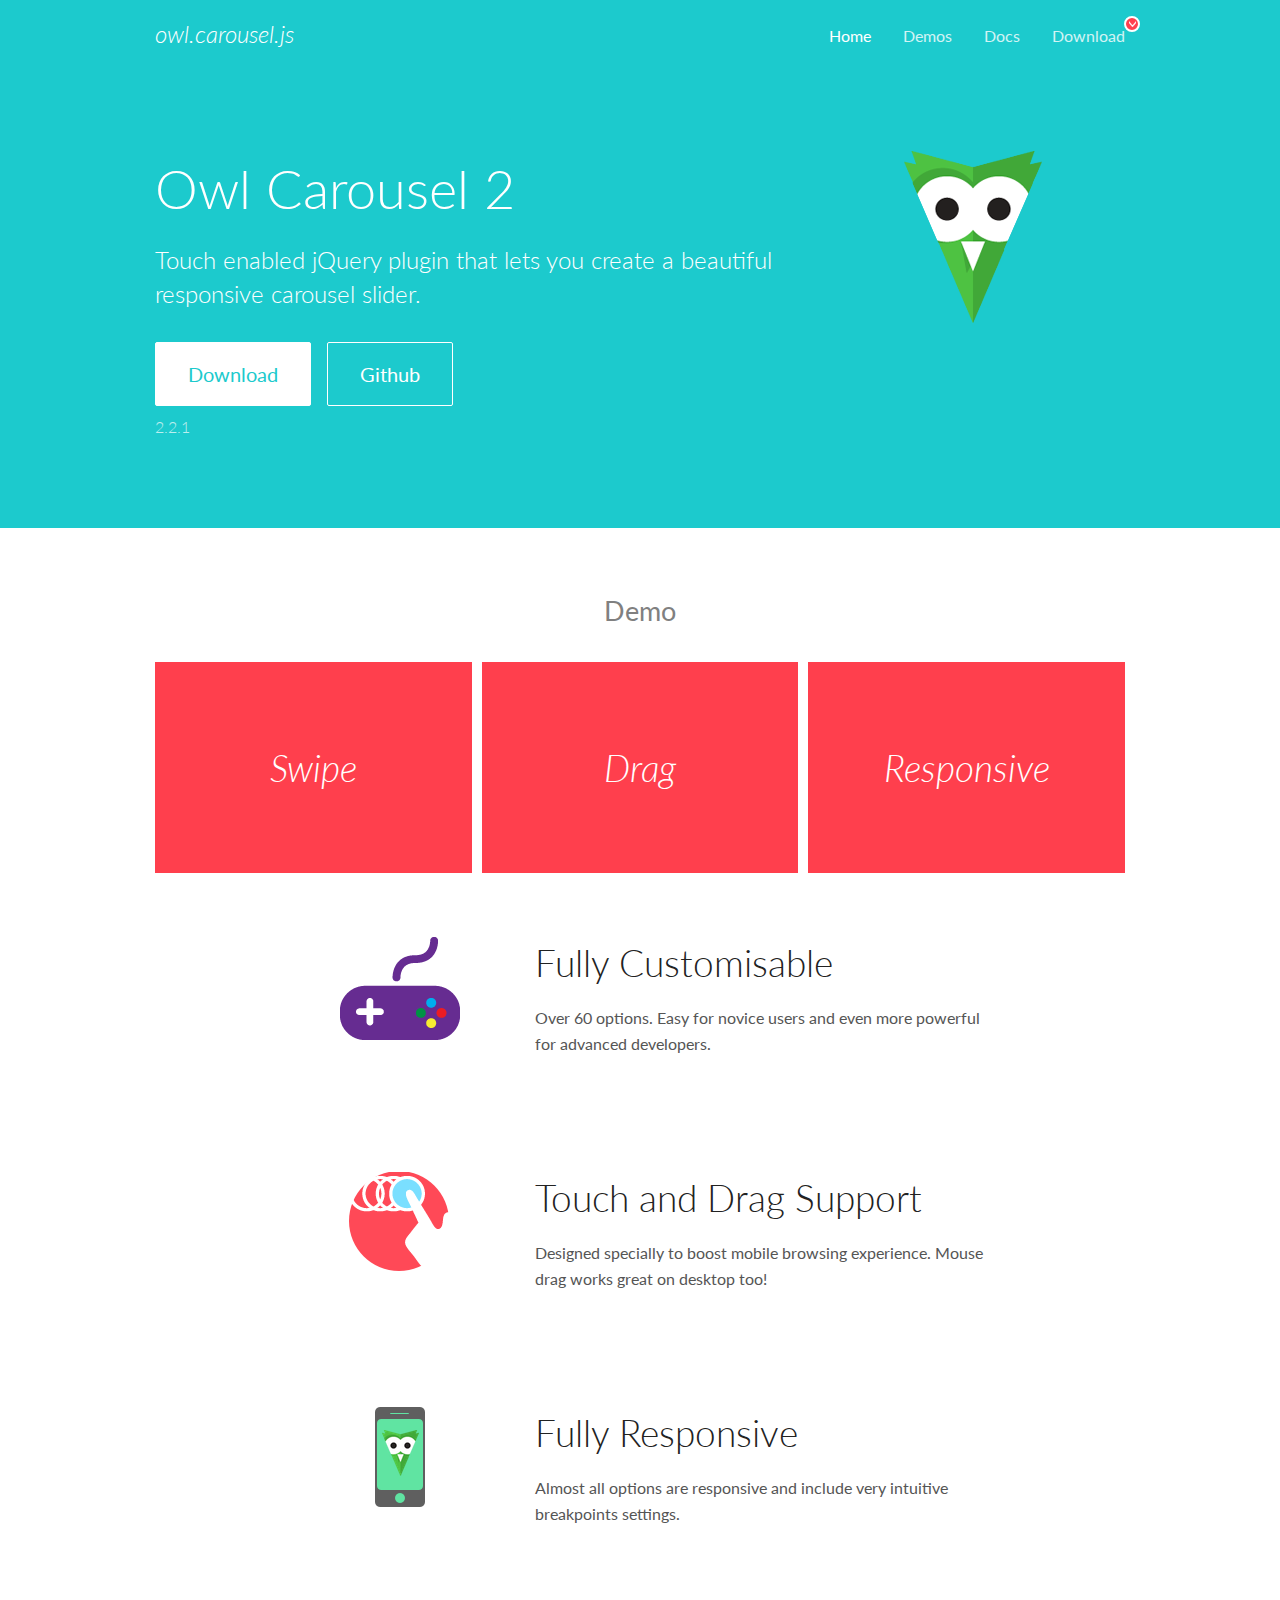
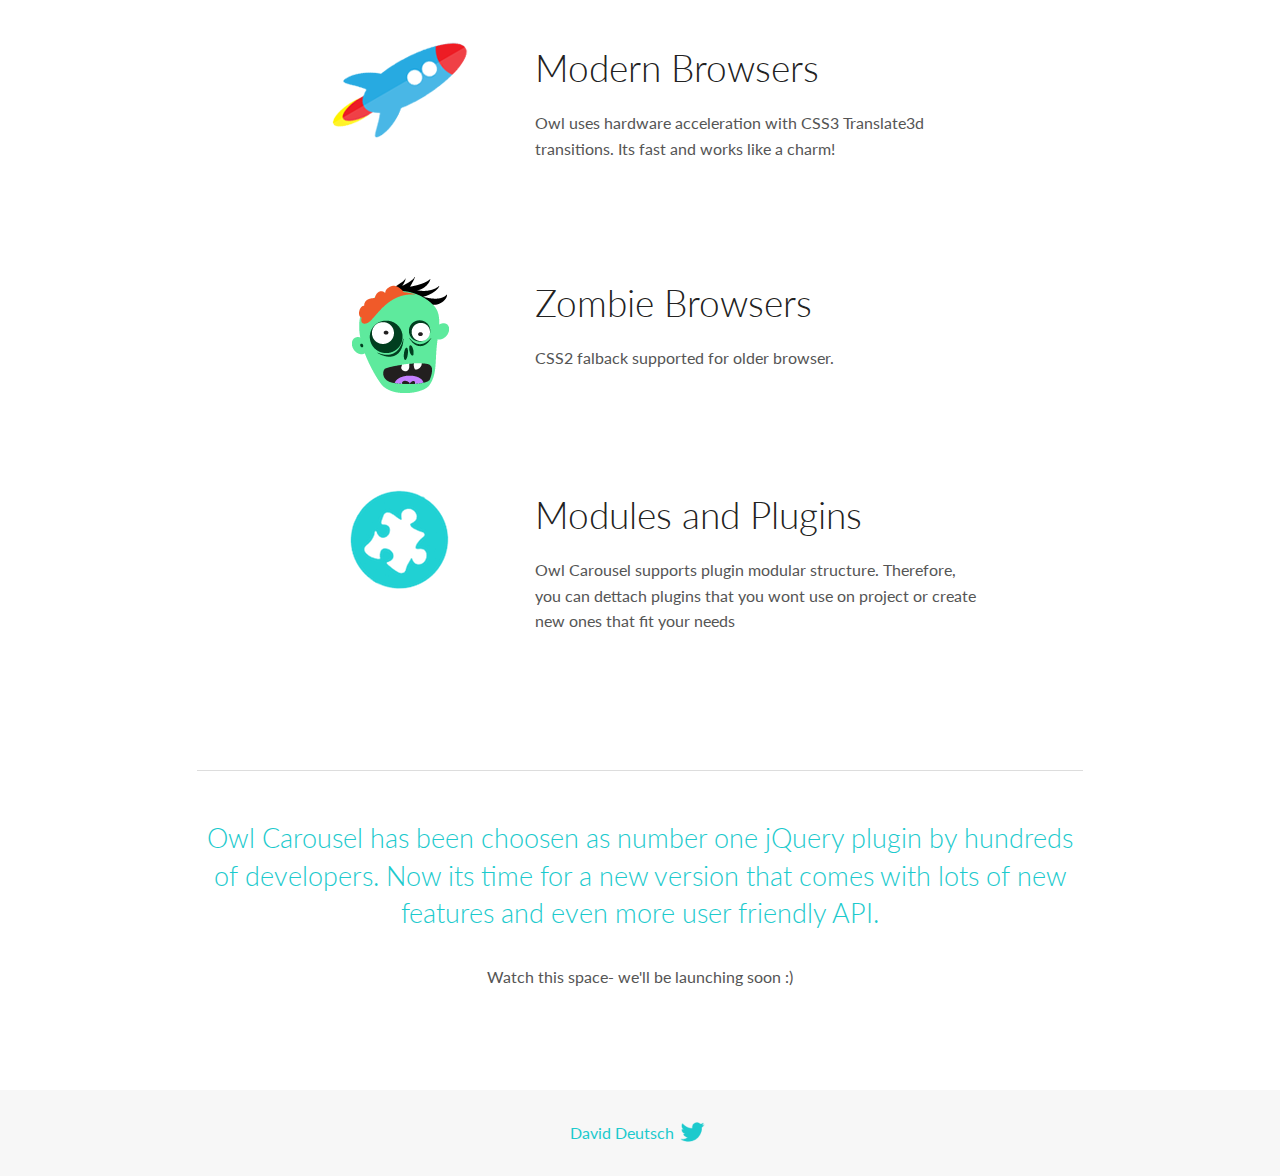
<file: assets/OwlCarousel/docs/index.html>
<!DOCTYPE html>
<html lang="en">
  <head>

    <!-- head -->
    <meta charset="utf-8">
    <meta name="msapplication-tap-highlight" content="no" />
    <meta name="viewport" content="width=device-width, initial-scale=1.0" />
    <meta name="description" content="Touch enabled jQuery plugin that lets you create beautiful responsive carousel slider.">
    <meta name="author" content="David Deutsch">
    <title>
      Home | Owl Carousel | 2.2.1
    </title>

    <!-- Stylesheets -->
    <link href='https://fonts.googleapis.com/css?family=Lato:300,400,700,400italic,300italic' rel='stylesheet' type='text/css'>
    <link rel="stylesheet" href="assets/css/docs.theme.min.css">

    <!-- Owl Stylesheets -->
    <link rel="stylesheet" href="assets/owlcarousel/assets/owl.carousel.min.css">
    <link rel="stylesheet" href="assets/owlcarousel/assets/owl.theme.default.min.css">

    <!-- HTML5 shim and Respond.js IE8 support of HTML5 elements and media queries -->

    <!--[if lt IE 9]>
      <script src="https://oss.maxcdn.com/libs/html5shiv/3.7.0/html5shiv.js"></script>
      <script src="https://oss.maxcdn.com/libs/respond.js/1.3.0/respond.min.js"></script>
    <![endif]-->

    <!-- Favicons -->
    <link rel="apple-touch-icon-precomposed" sizes="144x144" href="assets/ico/apple-touch-icon-144-precomposed.png">
    <link rel="shortcut icon" href="assets/ico/favicon.png">
    <link rel="shortcut icon" href="favicon.ico">

    <!-- Yeah i know js should not be in header. Its required for demos.-->

    <!-- javascript -->
    <script src="assets/vendors/jquery.min.js"></script>
    <script src="assets/owlcarousel/owl.carousel.js"></script>
  </head>
  <body>

    <!-- header -->
    <header class="header">
      <div class="row">
        <div class="large-12 columns">
          <div class="brand left">
            <h3>
              <a href="/OwlCarousel2/">owl.carousel.js</a> 
            </h3>
          </div>
          <a id="toggle-nav" class="right">
            <span></span> <span></span> <span></span> 
          </a> 
          <div class="nav-bar">
            <ul class="clearfix">
              <li class="active">
                <a href="/OwlCarousel2/index.html">Home</a> 
              </li>
              <li> <a href="/OwlCarousel2/demos/demos.html">Demos</a>  </li>
              <li> <a href="/OwlCarousel2/docs/started-welcome.html">Docs</a>  </li>
              <li>
                <a href="https://github.com/OwlCarousel2/OwlCarousel2/archive/2.2.1.zip">Download</a> 
                <span class="download"></span> 
              </li>
            </ul>
          </div>
        </div>
      </div>
    </header>

    <!-- home panel -->
    <section id="hero">
      <div class="row">
        <div class="large-8 medium-8 columns">
          <h1>Owl Carousel 2</h1>
          <h4>Touch enabled jQuery plugin that lets you create a beautiful responsive carousel slider.</h4>
          <a href="https://github.com/OwlCarousel2/OwlCarousel2/archive/2.2.1.zip" class="hero-button">Download</a> 
          <a href="https://github.com/OwlCarousel2/OwlCarousel2" class="hero-button outline">Github</a> 
          <p>2.2.1</p>
        </div>
        <div class="large-4 medium-4 columns">
          <img class="owl-logo" src="assets/img/owl-logo.png" alt="mr. Owl">
        </div>
      </div>
    </section>

    <!-- body -->
    <div class="home-demo">
      <div class="row">
        <div class="large-12 columns">
          <h3>Demo</h3>
          <div class="owl-carousel">
            <div class="item">
              <h2>Swipe</h2>
            </div>
            <div class="item">
              <h2>Drag</h2>
            </div>
            <div class="item">
              <h2>Responsive</h2>
            </div>
            <div class="item">
              <h2>CSS3</h2>
            </div>
            <div class="item">
              <h2>Fast</h2>
            </div>
            <div class="item">
              <h2>Easy</h2>
            </div>
            <div class="item">
              <h2>Free</h2>
            </div>
            <div class="item">
              <h2>Upgradable</h2>
            </div>
            <div class="item">
              <h2>Tons of options</h2>
            </div>
            <div class="item">
              <h2>Infinity</h2>
            </div>
            <div class="item">
              <h2>Auto Width</h2>
            </div>
          </div>
        </div>
      </div>
    </div>
    <script>
      var owl = $('.owl-carousel');
      owl.owlCarousel({
        margin: 10,
        loop: true,
        responsive: {
          0: {
            items: 1
          },
          600: {
            items: 2
          },
          1000: {
            items: 3
          }
        }
      })
    </script>

    <!-- features -->
    <div id="features">
      <div class="row">
        <div class="small-12 medium-9 small-centered columns">
          <section class="row feature">
            <div class="medium-4 small-12 columns">
              <img src="assets/img/feature-options.png" alt="">
            </div>
            <div class="medium-8 small-12 columns">
              <h2>Fully Customisable</h2>
              <p>Over 60 options. Easy for novice users and even more powerful for advanced developers.</p>
            </div>
          </section>
          <section class="row feature">
            <div class="medium-4 small-12 columns">
              <img src="assets/img/feature-drag.png" alt="">
            </div>
            <div class="medium-8 small-12 columns">
              <h2>Touch and Drag Support</h2>
              <p>Designed specially to boost mobile browsing experience. Mouse drag works great on desktop too!</p>
            </div>
          </section>
          <section class="row feature">
            <div class="medium-4 small-12 columns">
              <img src="assets/img/feature-responsive.png" alt="">
            </div>
            <div class="medium-8 small-12 columns">
              <h2>Fully Responsive</h2>
              <p>Almost all options are responsive and include very intuitive breakpoints settings.</p>
            </div>
          </section>
          <section class="row feature">
            <div class="medium-4 small-12 columns">
              <img src="assets/img/feature-modern.png" alt="">
            </div>
            <div class="medium-8 small-12 columns">
              <h2>Modern Browsers</h2>
              <p>Owl uses hardware acceleration with CSS3 Translate3d transitions. Its fast and works like a charm! </p>
            </div>
          </section>
          <section class="row feature">
            <div class="medium-4 small-12 columns">
              <img src="assets/img/feature-zombie.png" alt="">
            </div>
            <div class="medium-8 small-12 columns">
              <h2>Zombie Browsers</h2>
              <p>CSS2 falback supported for older browser.</p>
            </div>
          </section>
          <section class="row feature">
            <div class="medium-4 small-12 columns">
              <img src="assets/img/feature-module.png" alt="">
            </div>
            <div class="medium-8 small-12 columns">
              <h2>Modules and Plugins</h2>
              <p>Owl Carousel supports plugin modular structure. Therefore, you can dettach plugins that you wont use on project or create new ones that fit your needs</p>
            </div>
          </section>
        </div>
      </div>
    </div>

    <!-- footer -->
    <section id="teaser-text">
      <div class="row">
        <div class="small-12 medium-11 small-centered columns">
          <hr>
          <h3 id="owl-carousel-has-been-choosen-as-number-one-jquery-plugin-by-hundreds-of-developers-now-its-time-for-a-new-version-that-comes-with-lots-of-new-features-and-even-more-user-friendly-api-">Owl Carousel has been choosen as number one jQuery plugin by hundreds of developers. Now its time for a new version that comes with lots of new features and even more user friendly API.</h3>
          <p>Watch this space- we&#39;ll be launching soon :)</p>
        </div>
      </div>
    </section>

    <!-- footer -->
    <footer class="footer">
      <div class="row">
        <div class="large-12 columns">
          <h5>
            <a href="/OwlCarousel2/docs/support-contact.html">David Deutsch</a> 
            <a id="custom-tweet-button" href="https://twitter.com/share?url=https://github.com/OwlCarousel2/OwlCarousel2&text=Owl Carousel - This is so awesome! " target="_blank"></a> 
          </h5>
        </div>
      </div>
    </footer>

    <!-- vendors -->
    <script src="assets/vendors/highlight.js"></script>
    <script src="assets/js/app.js"></script>
  </body>
</html>
</file>
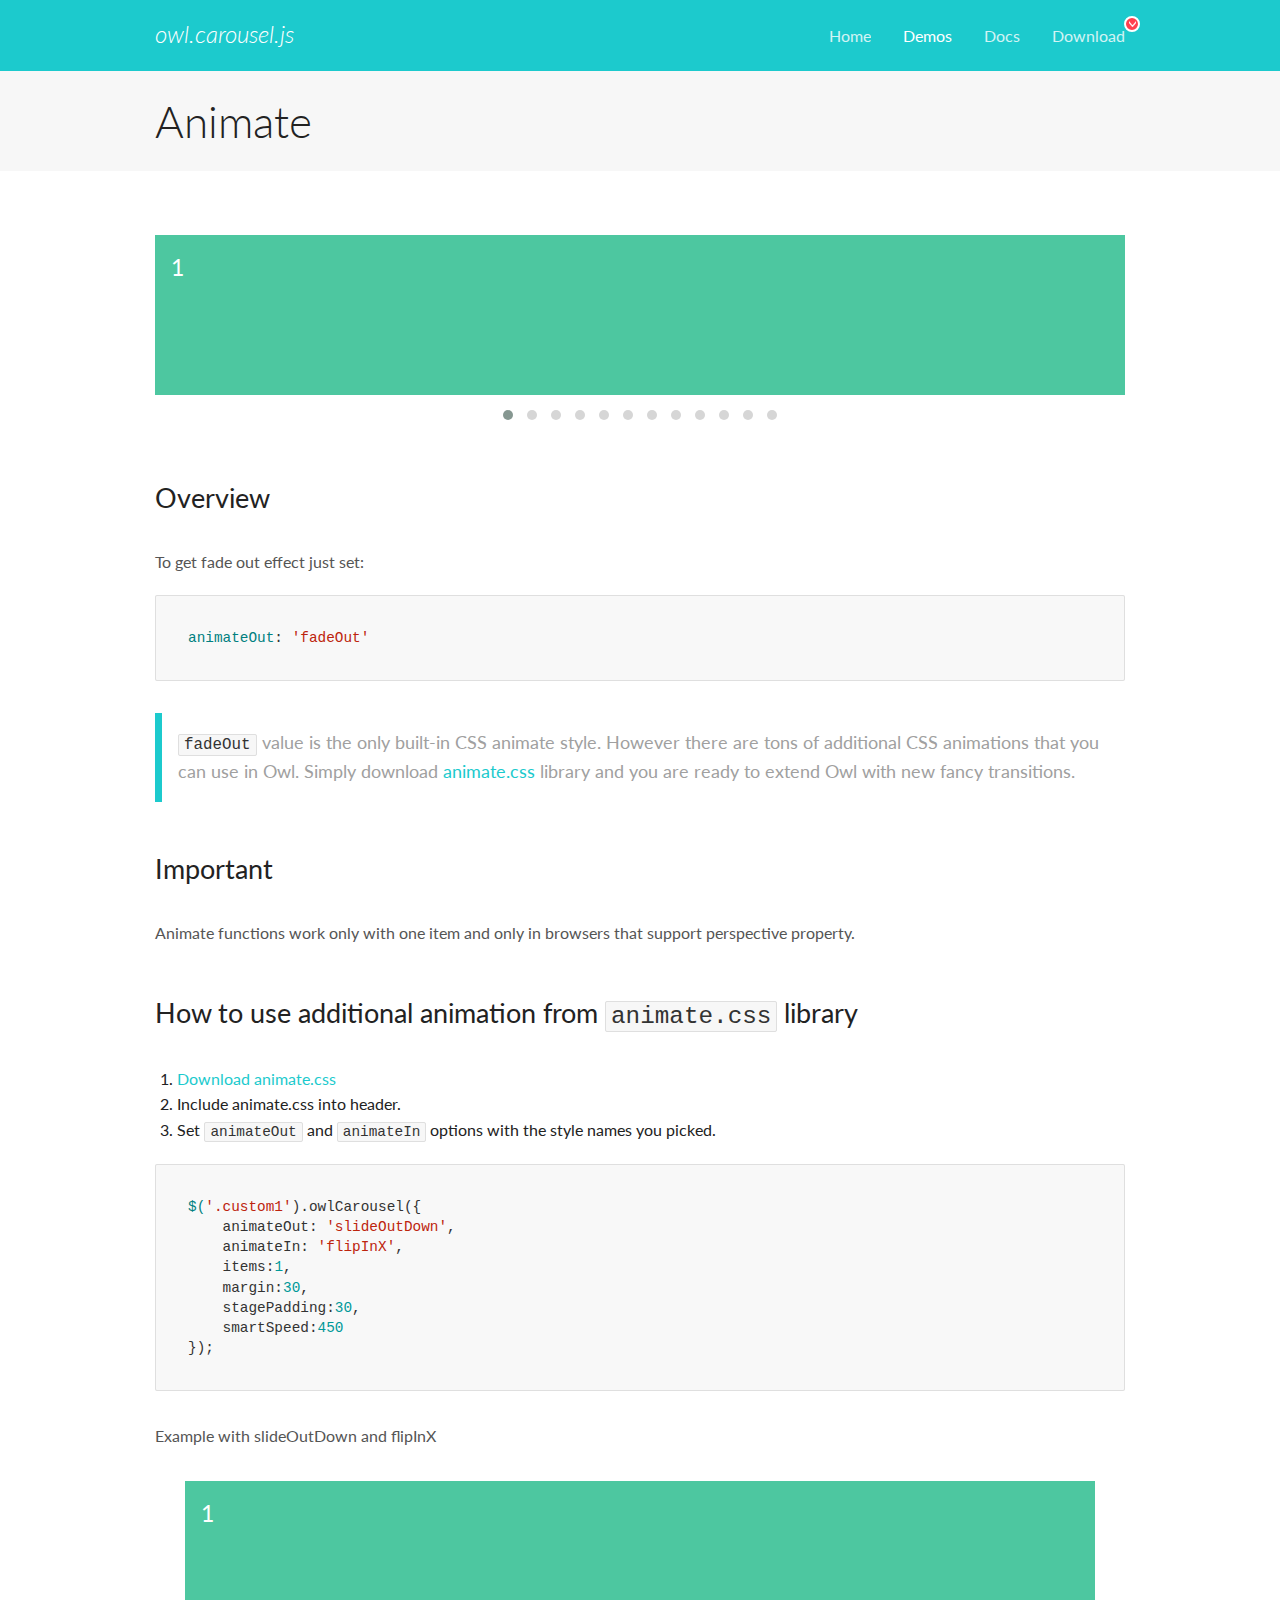
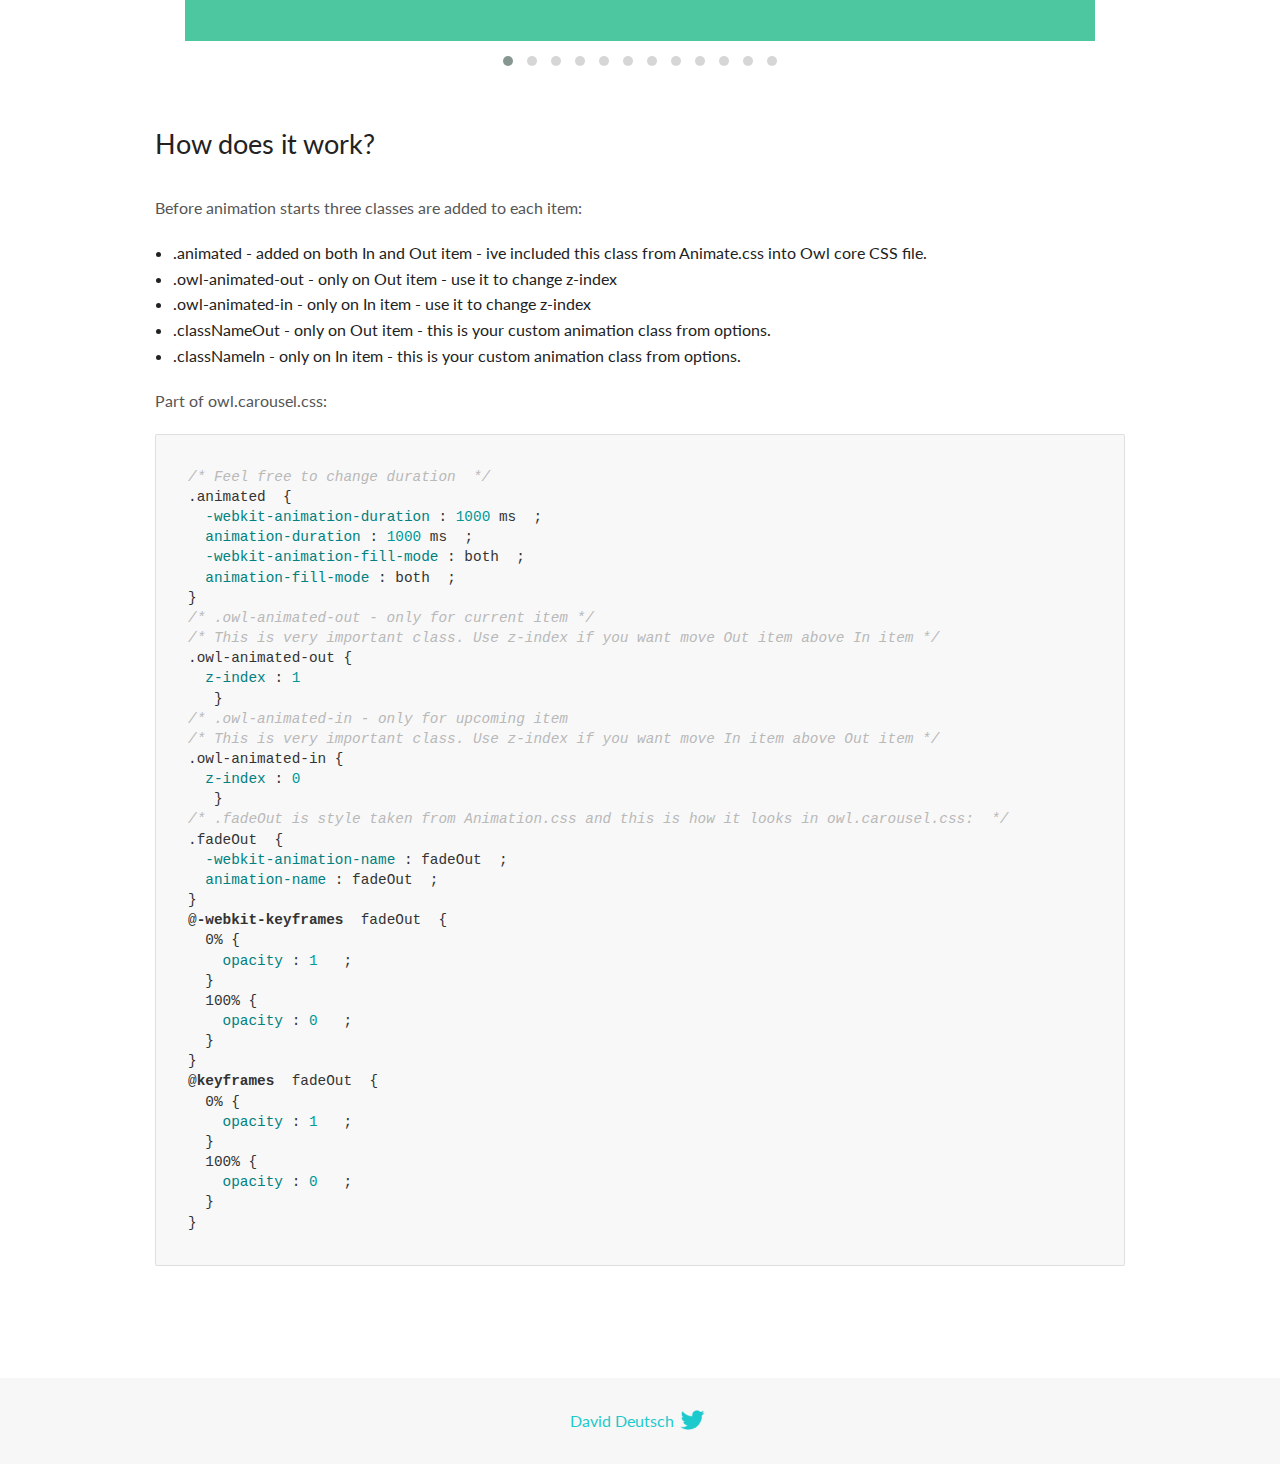
<file: assets/OwlCarousel/docs/demos/animate.html>
<!DOCTYPE html>
<html lang="en">
  <head>

    <!-- head -->
    <meta charset="utf-8">
    <meta name="msapplication-tap-highlight" content="no" />
    <meta name="viewport" content="width=device-width, initial-scale=1.0" />
    <meta name="description" content="Animate carousel">
    <meta name="author" content="David Deutsch">
    <title>
      Animate Demo | Owl Carousel | 2.2.1
    </title>

    <!-- Stylesheets -->
    <link href='https://fonts.googleapis.com/css?family=Lato:300,400,700,400italic,300italic' rel='stylesheet' type='text/css'>
    <link rel="stylesheet" href="../assets/css/docs.theme.min.css">

    <!-- Owl Stylesheets -->
    <link rel="stylesheet" href="../assets/owlcarousel/assets/owl.carousel.min.css">
    <link rel="stylesheet" href="../assets/owlcarousel/assets/owl.theme.default.min.css">

    <!-- HTML5 shim and Respond.js IE8 support of HTML5 elements and media queries -->

    <!--[if lt IE 9]>
      <script src="https://oss.maxcdn.com/libs/html5shiv/3.7.0/html5shiv.js"></script>
      <script src="https://oss.maxcdn.com/libs/respond.js/1.3.0/respond.min.js"></script>
    <![endif]-->

    <!-- Favicons -->
    <link rel="apple-touch-icon-precomposed" sizes="144x144" href="../assets/ico/apple-touch-icon-144-precomposed.png">
    <link rel="shortcut icon" href="../assets/ico/favicon.png">
    <link rel="shortcut icon" href="favicon.ico">

    <!-- Yeah i know js should not be in header. Its required for demos.-->

    <!-- javascript -->
    <script src="../assets/vendors/jquery.min.js"></script>
    <script src="../assets/owlcarousel/owl.carousel.js"></script>
  </head>
  <body>

    <!-- header -->
    <header class="header">
      <div class="row">
        <div class="large-12 columns">
          <div class="brand left">
            <h3>
              <a href="/OwlCarousel2/">owl.carousel.js</a> 
            </h3>
          </div>
          <a id="toggle-nav" class="right">
            <span></span> <span></span> <span></span> 
          </a> 
          <div class="nav-bar">
            <ul class="clearfix">
              <li> <a href="/OwlCarousel2/index.html">Home</a>  </li>
              <li class="active">
                <a href="/OwlCarousel2/demos/demos.html">Demos</a> 
              </li>
              <li> <a href="/OwlCarousel2/docs/started-welcome.html">Docs</a>  </li>
              <li>
                <a href="https://github.com/OwlCarousel2/OwlCarousel2/archive/2.2.1.zip">Download</a> 
                <span class="download"></span> 
              </li>
            </ul>
          </div>
        </div>
      </div>
    </header>

    <!-- title -->
    <section class="title">
      <div class="row">
        <div class="large-12 columns">
          <h1>Animate</h1>
        </div>
      </div>
    </section>

    <!--  Demos -->
    <section id="demos">
      <div class="row">
        <div class="large-12 columns">
          <div class="fadeOut owl-carousel owl-theme">
            <div class="item">
              <h4>1</h4>
            </div>
            <div class="item">
              <h4>2</h4>
            </div>
            <div class="item">
              <h4>3</h4>
            </div>
            <div class="item">
              <h4>4</h4>
            </div>
            <div class="item">
              <h4>5</h4>
            </div>
            <div class="item">
              <h4>6</h4>
            </div>
            <div class="item">
              <h4>7</h4>
            </div>
            <div class="item">
              <h4>8</h4>
            </div>
            <div class="item">
              <h4>9</h4>
            </div>
            <div class="item">
              <h4>10</h4>
            </div>
            <div class="item">
              <h4>11</h4>
            </div>
            <div class="item">
              <h4>12</h4>
            </div>
          </div>
          <h3 id="overview">Overview</h3>
          <p>To get fade out effect just set:</p>
          <pre><code>animateOut: &#39;fadeOut&#39;</code></pre>
          <blockquote>
            <p><code>fadeOut</code> value is the only built-in CSS animate style. However there are tons of additional CSS animations that you can use in Owl. Simply download
              <a href="https://daneden.github.io/animate.css/">animate.css</a>  library and you are ready to extend Owl with new fancy transitions.</p>
          </blockquote>
          <h3 id="important">Important</h3>
          <p>Animate functions work only with one item and only in browsers that support perspective property.</p>
          <h3 id="how-to-use-additional-animation-from-animate-css-library">How to use additional animation from <code>animate.css</code> library</h3>
          <ol>
            <li> <a href="https://daneden.github.io/animate.css/">Download animate.css</a>  </li>
            <li>Include animate.css into header.</li>
            <li>Set <code>animateOut</code> and <code>animateIn</code> options with the style names you picked.</li>
          </ol>
          <pre><code>$(&#39;.custom1&#39;).owlCarousel({
    animateOut: &#39;slideOutDown&#39;,
    animateIn: &#39;flipInX&#39;,
    items:1,
    margin:30,
    stagePadding:30,
    smartSpeed:450
});</code></pre>
          <p>Example with slideOutDown and flipInX</p>
          <div class="custom1 owl-carousel owl-theme">
            <div class="item">
              <h4>1</h4>
            </div>
            <div class="item">
              <h4>2</h4>
            </div>
            <div class="item">
              <h4>3</h4>
            </div>
            <div class="item">
              <h4>4</h4>
            </div>
            <div class="item">
              <h4>5</h4>
            </div>
            <div class="item">
              <h4>6</h4>
            </div>
            <div class="item">
              <h4>7</h4>
            </div>
            <div class="item">
              <h4>8</h4>
            </div>
            <div class="item">
              <h4>9</h4>
            </div>
            <div class="item">
              <h4>10</h4>
            </div>
            <div class="item">
              <h4>11</h4>
            </div>
            <div class="item">
              <h4>12</h4>
            </div>
          </div>
          <h3 id="how-does-it-work-">How does it work?</h3>
          <p>Before animation starts three classes are added to each item:</p>
          <ul>
            <li>.animated - added on both In and Out item - ive included this class from Animate.css into Owl core CSS file.</li>
            <li>.owl-animated-out - only on Out item - use it to change z-index</li>
            <li>.owl-animated-in - only on In item - use it to change z-index</li>
            <li>.classNameOut - only on Out item - this is your custom animation class from options.</li>
            <li>.classNameIn - only on In item - this is your custom animation class from options.</li>
          </ul>
          <p>Part of owl.carousel.css:</p>
          <pre><code class="language-css"><span class="comment">/* Feel free to change duration  */</span> 
<span class="class">.animated</span>  <span class="rules">{
  <span class="rule"><span class="attribute">-webkit-animation-duration</span> :<span class="value"> <span class="number">1000</span> ms</span> </span> ;
  <span class="rule"><span class="attribute">animation-duration</span> :<span class="value"> <span class="number">1000</span> ms</span> </span> ;
  <span class="rule"><span class="attribute">-webkit-animation-fill-mode</span> :<span class="value"> both</span> </span> ;
  <span class="rule"><span class="attribute">animation-fill-mode</span> :<span class="value"> both</span> </span> ;
<span class="rule">}</span> </span> 
<span class="comment">/* .owl-animated-out - only for current item */</span> 
<span class="comment">/* This is very important class. Use z-index if you want move Out item above In item */</span> 
<span class="class">.owl-animated-out</span> <span class="rules">{
  <span class="rule"><span class="attribute">z-index</span> :<span class="value"> <span class="number">1</span> 
</span> </span> </span> }
<span class="comment">/* .owl-animated-in - only for upcoming item
/* This is very important class. Use z-index if you want move In item above Out item */</span> 
<span class="class">.owl-animated-in</span> <span class="rules">{
  <span class="rule"><span class="attribute">z-index</span> :<span class="value"> <span class="number">0</span> 
</span> </span> </span> }
<span class="comment">/* .fadeOut is style taken from Animation.css and this is how it looks in owl.carousel.css:  */</span> 
<span class="class">.fadeOut</span>  <span class="rules">{
  <span class="rule"><span class="attribute">-webkit-animation-name</span> :<span class="value"> fadeOut</span> </span> ;
  <span class="rule"><span class="attribute">animation-name</span> :<span class="value"> fadeOut</span> </span> ;
<span class="rule">}</span> </span> 
<span class="at_rule">@<span class="keyword">-webkit-keyframes</span>  fadeOut </span> {
  0% <span class="rules">{
    <span class="rule"><span class="attribute">opacity</span> :<span class="value"> <span class="number">1</span> </span> </span> ;
  <span class="rule">}</span> </span> 
  100% <span class="rules">{
    <span class="rule"><span class="attribute">opacity</span> :<span class="value"> <span class="number">0</span> </span> </span> ;
  <span class="rule">}</span> </span> 
}
<span class="at_rule">@<span class="keyword">keyframes</span>  fadeOut </span> {
  0% <span class="rules">{
    <span class="rule"><span class="attribute">opacity</span> :<span class="value"> <span class="number">1</span> </span> </span> ;
  <span class="rule">}</span> </span> 
  100% <span class="rules">{
    <span class="rule"><span class="attribute">opacity</span> :<span class="value"> <span class="number">0</span> </span> </span> ;
  <span class="rule">}</span> </span> 
}</code></pre>
          <link rel="stylesheet" href="../assets/css/animate.css">
          <script>
            jQuery(document).ready(function($) {
              $('.fadeOut').owlCarousel({
                items: 1,
                animateOut: 'fadeOut',
                loop: true,
                margin: 10,
              });
              $('.custom1').owlCarousel({
                animateOut: 'slideOutDown',
                animateIn: 'flipInX',
                items: 1,
                margin: 30,
                stagePadding: 30,
                smartSpeed: 450
              });
            });
          </script>
        </div>
      </div>
    </section>

    <!-- footer -->
    <footer class="footer">
      <div class="row">
        <div class="large-12 columns">
          <h5>
            <a href="/OwlCarousel2/docs/support-contact.html">David Deutsch</a> 
            <a id="custom-tweet-button" href="https://twitter.com/share?url=https://github.com/OwlCarousel2/OwlCarousel2&text=Owl Carousel - This is so awesome! " target="_blank"></a> 
          </h5>
        </div>
      </div>
    </footer>

    <!-- vendors -->
    <script src="../assets/vendors/highlight.js"></script>
    <script src="../assets/js/app.js"></script>
  </body>
</html>
</file>
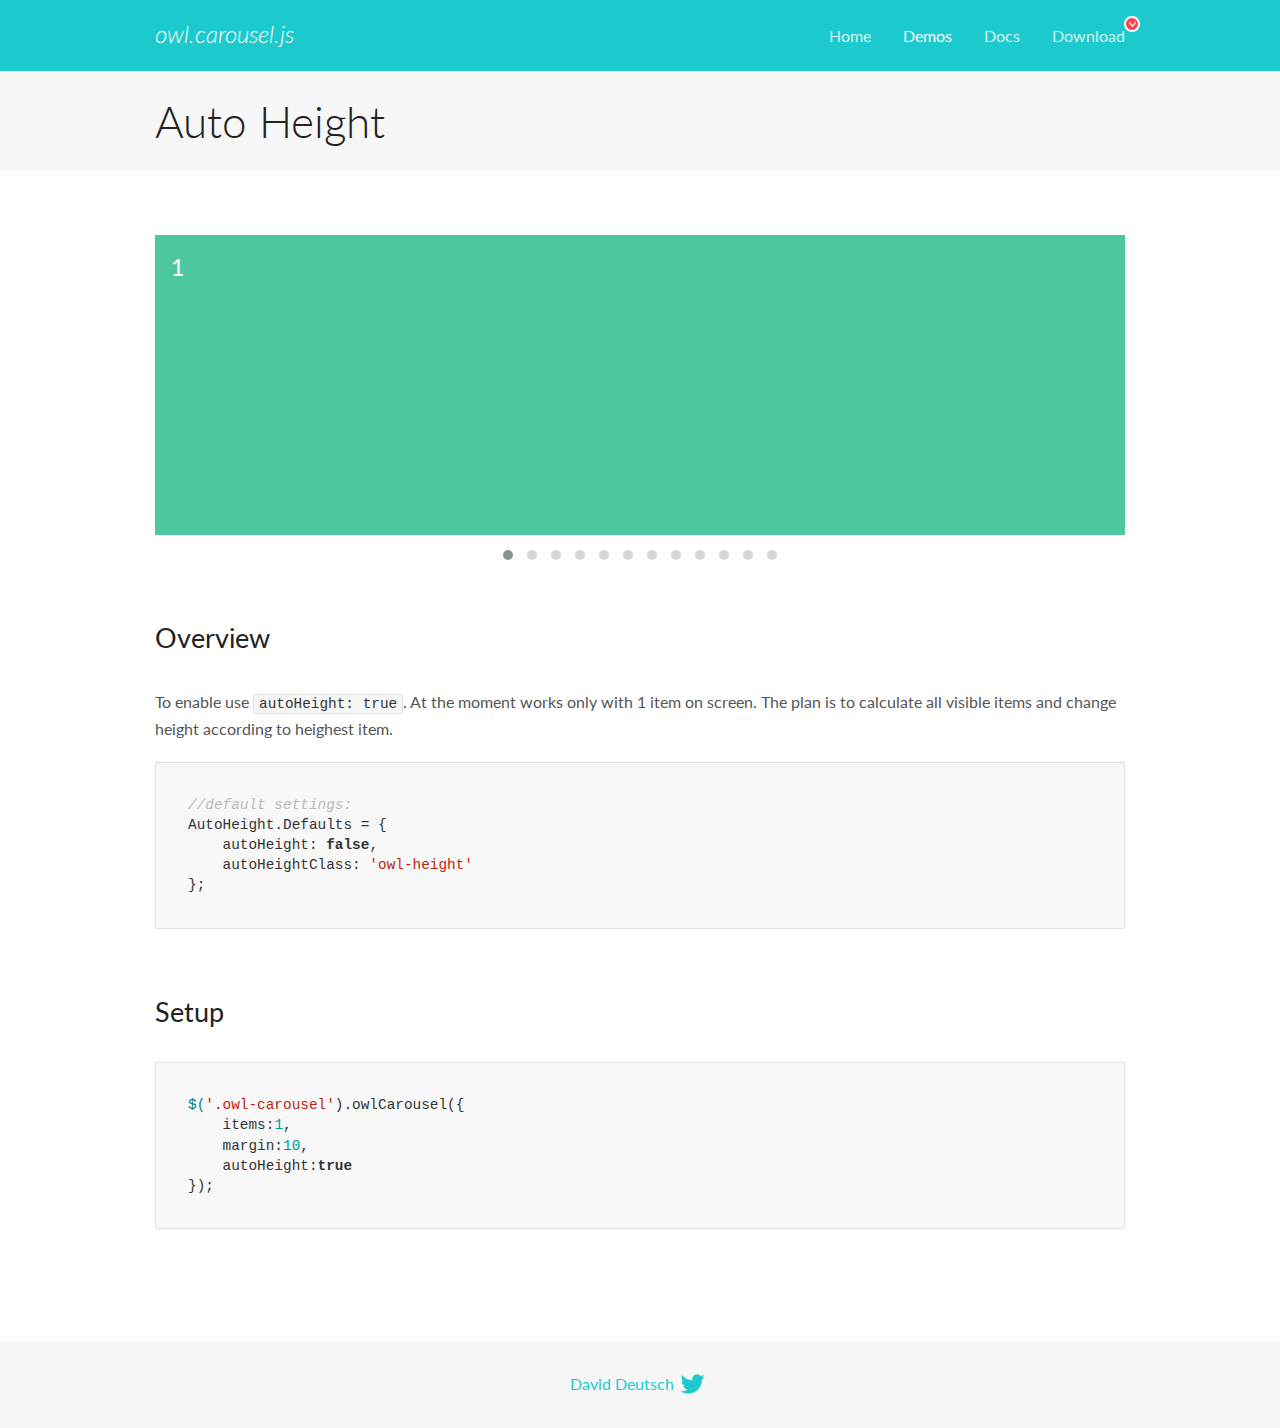
<file: assets/OwlCarousel/docs/demos/autoheight.html>
<!DOCTYPE html>
<html lang="en">
  <head>

    <!-- head -->
    <meta charset="utf-8">
    <meta name="msapplication-tap-highlight" content="no" />
    <meta name="viewport" content="width=device-width, initial-scale=1.0" />
    <meta name="description" content="autoHeight usage demo">
    <meta name="author" content="David Deutsch">
    <title>
      Auto Height Demo | Owl Carousel | 2.2.1
    </title>

    <!-- Stylesheets -->
    <link href='https://fonts.googleapis.com/css?family=Lato:300,400,700,400italic,300italic' rel='stylesheet' type='text/css'>
    <link rel="stylesheet" href="../assets/css/docs.theme.min.css">

    <!-- Owl Stylesheets -->
    <link rel="stylesheet" href="../assets/owlcarousel/assets/owl.carousel.min.css">
    <link rel="stylesheet" href="../assets/owlcarousel/assets/owl.theme.default.min.css">

    <!-- HTML5 shim and Respond.js IE8 support of HTML5 elements and media queries -->

    <!--[if lt IE 9]>
      <script src="https://oss.maxcdn.com/libs/html5shiv/3.7.0/html5shiv.js"></script>
      <script src="https://oss.maxcdn.com/libs/respond.js/1.3.0/respond.min.js"></script>
    <![endif]-->

    <!-- Favicons -->
    <link rel="apple-touch-icon-precomposed" sizes="144x144" href="../assets/ico/apple-touch-icon-144-precomposed.png">
    <link rel="shortcut icon" href="../assets/ico/favicon.png">
    <link rel="shortcut icon" href="favicon.ico">

    <!-- Yeah i know js should not be in header. Its required for demos.-->

    <!-- javascript -->
    <script src="../assets/vendors/jquery.min.js"></script>
    <script src="../assets/owlcarousel/owl.carousel.js"></script>
  </head>
  <body>

    <!-- header -->
    <header class="header">
      <div class="row">
        <div class="large-12 columns">
          <div class="brand left">
            <h3>
              <a href="/OwlCarousel2/">owl.carousel.js</a> 
            </h3>
          </div>
          <a id="toggle-nav" class="right">
            <span></span> <span></span> <span></span> 
          </a> 
          <div class="nav-bar">
            <ul class="clearfix">
              <li> <a href="/OwlCarousel2/index.html">Home</a>  </li>
              <li class="active">
                <a href="/OwlCarousel2/demos/demos.html">Demos</a> 
              </li>
              <li> <a href="/OwlCarousel2/docs/started-welcome.html">Docs</a>  </li>
              <li>
                <a href="https://github.com/OwlCarousel2/OwlCarousel2/archive/2.2.1.zip">Download</a> 
                <span class="download"></span> 
              </li>
            </ul>
          </div>
        </div>
      </div>
    </header>

    <!-- title -->
    <section class="title">
      <div class="row">
        <div class="large-12 columns">
          <h1>Auto Height</h1>
        </div>
      </div>
    </section>

    <!--  Demos -->
    <section id="demos">
      <div class="row">
        <div class="large-12 columns">
          <div class="owl-carousel owl-theme">
            <div class="item" style="height:300px">
              <h4>1</h4>
            </div>
            <div class="item" style="height:100px">
              <h4>2</h4>
            </div>
            <div class="item" style="height:500px">
              <h4>3</h4>
            </div>
            <div class="item" style="height:250px">
              <h4>4</h4>
            </div>
            <div class="item" style="height:400px">
              <h4>5</h4>
            </div>
            <div class="item" style="height:500px">
              <h4>6</h4>
            </div>
            <div class="item" style="height:600px">
              <h4>7</h4>
            </div>
            <div class="item" style="height:400px">
              <h4>8</h4>
            </div>
            <div class="item" style="height:300px">
              <h4>9</h4>
            </div>
            <div class="item" style="height:350px">
              <h4>10</h4>
            </div>
            <div class="item" style="height:200px">
              <h4>11</h4>
            </div>
            <div class="item" style="height:150px">
              <h4>12</h4>
            </div>
          </div>
          <h3 id="overview">Overview</h3>
          <p>To enable use <code>autoHeight: true</code>. At the moment works only with 1 item on screen. The plan is to calculate all visible items and change height according to heighest item.</p>
          <pre><code>//default settings:
AutoHeight.Defaults = {
    autoHeight: false,
    autoHeightClass: &#39;owl-height&#39;
};</code></pre>
          <h3 id="setup">Setup</h3>
          <pre><code>$(&#39;.owl-carousel&#39;).owlCarousel({
    items:1,
    margin:10,
    autoHeight:true
});</code></pre>
          <script>
            $(document).ready(function() {
              $('.owl-carousel').owlCarousel({
                items: 1,
                margin: 10,
                autoHeight: true
              });
            })
          </script>
        </div>
      </div>
    </section>

    <!-- footer -->
    <footer class="footer">
      <div class="row">
        <div class="large-12 columns">
          <h5>
            <a href="/OwlCarousel2/docs/support-contact.html">David Deutsch</a> 
            <a id="custom-tweet-button" href="https://twitter.com/share?url=https://github.com/OwlCarousel2/OwlCarousel2&text=Owl Carousel - This is so awesome! " target="_blank"></a> 
          </h5>
        </div>
      </div>
    </footer>

    <!-- vendors -->
    <script src="../assets/vendors/highlight.js"></script>
    <script src="../assets/js/app.js"></script>
  </body>
</html>
</file>
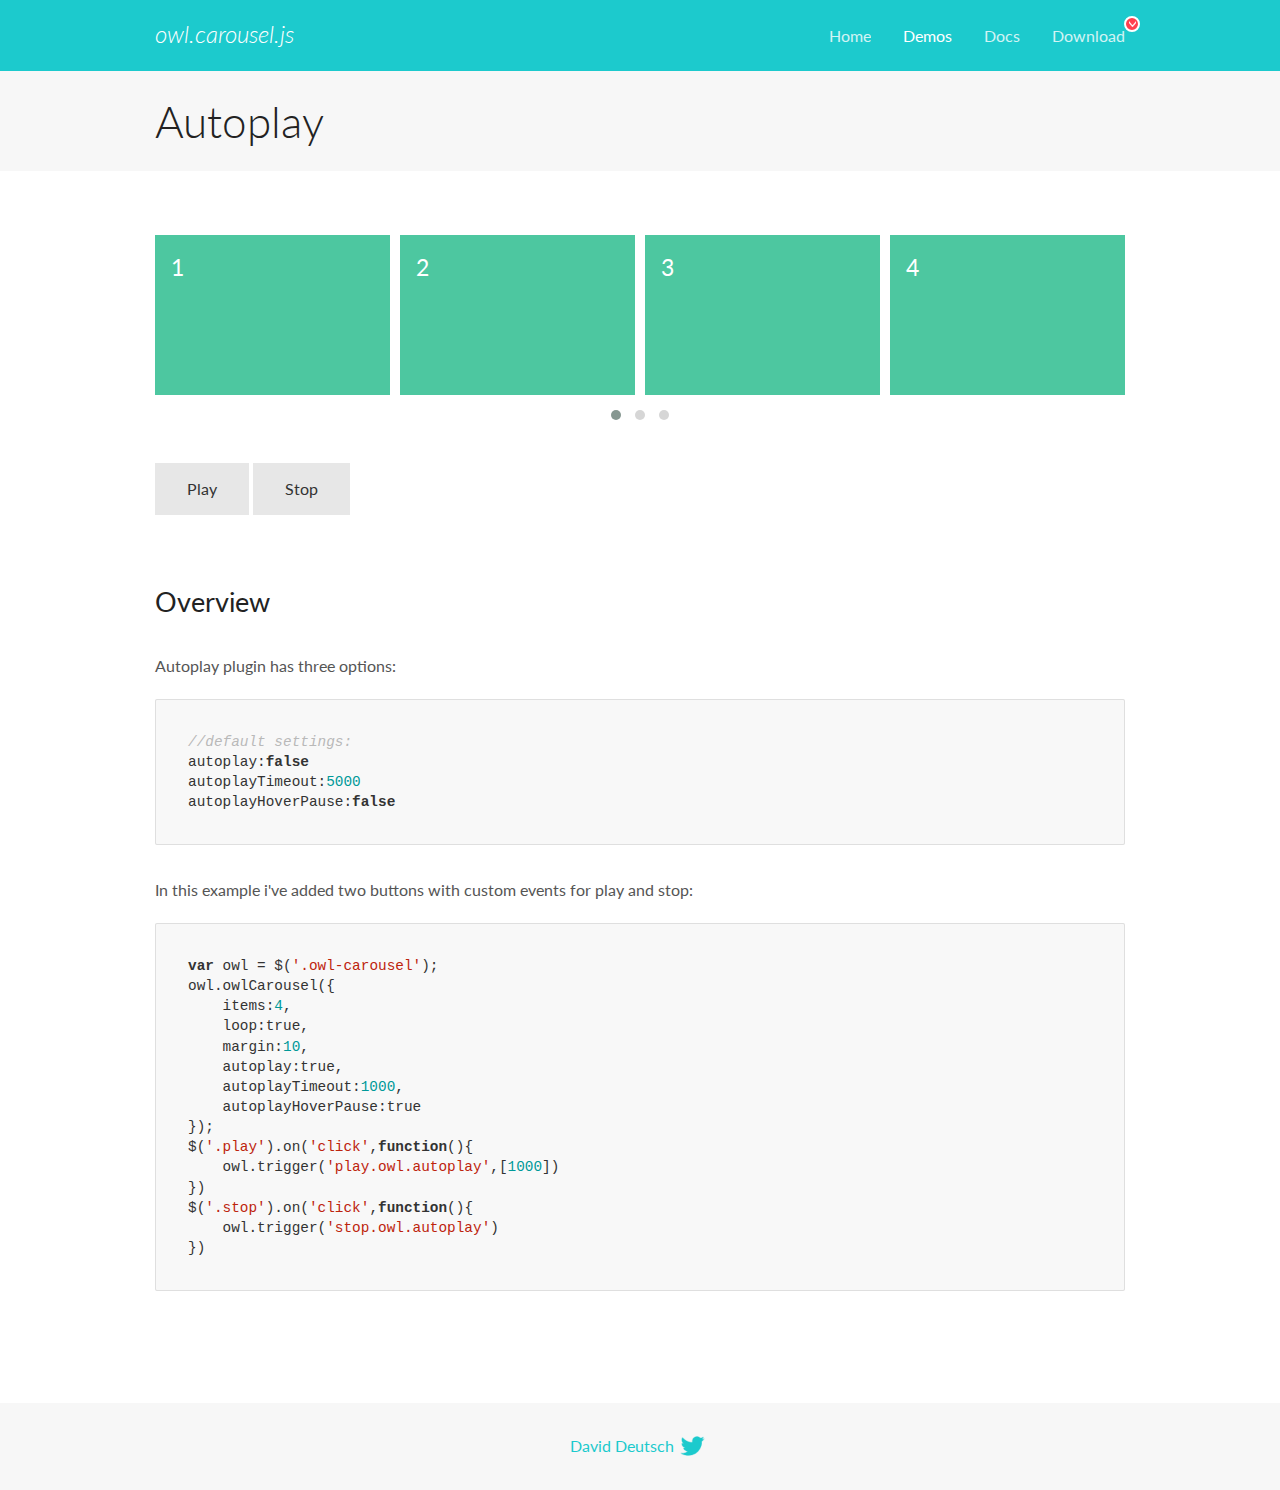
<file: assets/OwlCarousel/docs/demos/autoplay.html>
<!DOCTYPE html>
<html lang="en">
  <head>

    <!-- head -->
    <meta charset="utf-8">
    <meta name="msapplication-tap-highlight" content="no" />
    <meta name="viewport" content="width=device-width, initial-scale=1.0" />
    <meta name="description" content="Autoplay usage demo">
    <meta name="author" content="David Deutsch">
    <title>
      Autoplay Demo | Owl Carousel | 2.2.1
    </title>

    <!-- Stylesheets -->
    <link href='https://fonts.googleapis.com/css?family=Lato:300,400,700,400italic,300italic' rel='stylesheet' type='text/css'>
    <link rel="stylesheet" href="../assets/css/docs.theme.min.css">

    <!-- Owl Stylesheets -->
    <link rel="stylesheet" href="../assets/owlcarousel/assets/owl.carousel.min.css">
    <link rel="stylesheet" href="../assets/owlcarousel/assets/owl.theme.default.min.css">

    <!-- HTML5 shim and Respond.js IE8 support of HTML5 elements and media queries -->

    <!--[if lt IE 9]>
      <script src="https://oss.maxcdn.com/libs/html5shiv/3.7.0/html5shiv.js"></script>
      <script src="https://oss.maxcdn.com/libs/respond.js/1.3.0/respond.min.js"></script>
    <![endif]-->

    <!-- Favicons -->
    <link rel="apple-touch-icon-precomposed" sizes="144x144" href="../assets/ico/apple-touch-icon-144-precomposed.png">
    <link rel="shortcut icon" href="../assets/ico/favicon.png">
    <link rel="shortcut icon" href="favicon.ico">

    <!-- Yeah i know js should not be in header. Its required for demos.-->

    <!-- javascript -->
    <script src="../assets/vendors/jquery.min.js"></script>
    <script src="../assets/owlcarousel/owl.carousel.js"></script>
  </head>
  <body>

    <!-- header -->
    <header class="header">
      <div class="row">
        <div class="large-12 columns">
          <div class="brand left">
            <h3>
              <a href="/OwlCarousel2/">owl.carousel.js</a> 
            </h3>
          </div>
          <a id="toggle-nav" class="right">
            <span></span> <span></span> <span></span> 
          </a> 
          <div class="nav-bar">
            <ul class="clearfix">
              <li> <a href="/OwlCarousel2/index.html">Home</a>  </li>
              <li class="active">
                <a href="/OwlCarousel2/demos/demos.html">Demos</a> 
              </li>
              <li> <a href="/OwlCarousel2/docs/started-welcome.html">Docs</a>  </li>
              <li>
                <a href="https://github.com/OwlCarousel2/OwlCarousel2/archive/2.2.1.zip">Download</a> 
                <span class="download"></span> 
              </li>
            </ul>
          </div>
        </div>
      </div>
    </header>

    <!-- title -->
    <section class="title">
      <div class="row">
        <div class="large-12 columns">
          <h1>Autoplay</h1>
        </div>
      </div>
    </section>

    <!--  Demos -->
    <section id="demos">
      <div class="row">
        <div class="large-12 columns">
          <div class="owl-carousel owl-theme">
            <div class="item">
              <h4>1</h4>
            </div>
            <div class="item">
              <h4>2</h4>
            </div>
            <div class="item">
              <h4>3</h4>
            </div>
            <div class="item">
              <h4>4</h4>
            </div>
            <div class="item">
              <h4>5</h4>
            </div>
            <div class="item">
              <h4>6</h4>
            </div>
            <div class="item">
              <h4>7</h4>
            </div>
            <div class="item">
              <h4>8</h4>
            </div>
            <div class="item">
              <h4>9</h4>
            </div>
            <div class="item">
              <h4>10</h4>
            </div>
            <div class="item">
              <h4>11</h4>
            </div>
            <div class="item">
              <h4>12</h4>
            </div>
          </div>
          <a class="button secondary play">Play</a> 
          <a class="button secondary stop">Stop</a> 
          <h3 id="overview">Overview</h3>
          <p>Autoplay plugin has three options:</p>
          <pre><code>//default settings:
autoplay:false
autoplayTimeout:5000
autoplayHoverPause:false</code></pre>
          <p>In this example i&#39;ve added two buttons with custom events for play and stop:</p>
          <pre><code>var owl = $(&#39;.owl-carousel&#39;);
owl.owlCarousel({
    items:4,
    loop:true,
    margin:10,
    autoplay:true,
    autoplayTimeout:1000,
    autoplayHoverPause:true
});
$(&#39;.play&#39;).on(&#39;click&#39;,function(){
    owl.trigger(&#39;play.owl.autoplay&#39;,[1000])
})
$(&#39;.stop&#39;).on(&#39;click&#39;,function(){
    owl.trigger(&#39;stop.owl.autoplay&#39;)
})</code></pre>
          <script>
            $(document).ready(function() {
              var owl = $('.owl-carousel');
              owl.owlCarousel({
                items: 4,
                loop: true,
                margin: 10,
                autoplay: true,
                autoplayTimeout: 1000,
                autoplayHoverPause: true
              });
              $('.play').on('click', function() {
                owl.trigger('play.owl.autoplay', [1000])
              })
              $('.stop').on('click', function() {
                owl.trigger('stop.owl.autoplay')
              })
            })
          </script>
        </div>
      </div>
    </section>

    <!-- footer -->
    <footer class="footer">
      <div class="row">
        <div class="large-12 columns">
          <h5>
            <a href="/OwlCarousel2/docs/support-contact.html">David Deutsch</a> 
            <a id="custom-tweet-button" href="https://twitter.com/share?url=https://github.com/OwlCarousel2/OwlCarousel2&text=Owl Carousel - This is so awesome! " target="_blank"></a> 
          </h5>
        </div>
      </div>
    </footer>

    <!-- vendors -->
    <script src="../assets/vendors/highlight.js"></script>
    <script src="../assets/js/app.js"></script>
  </body>
</html>
</file>
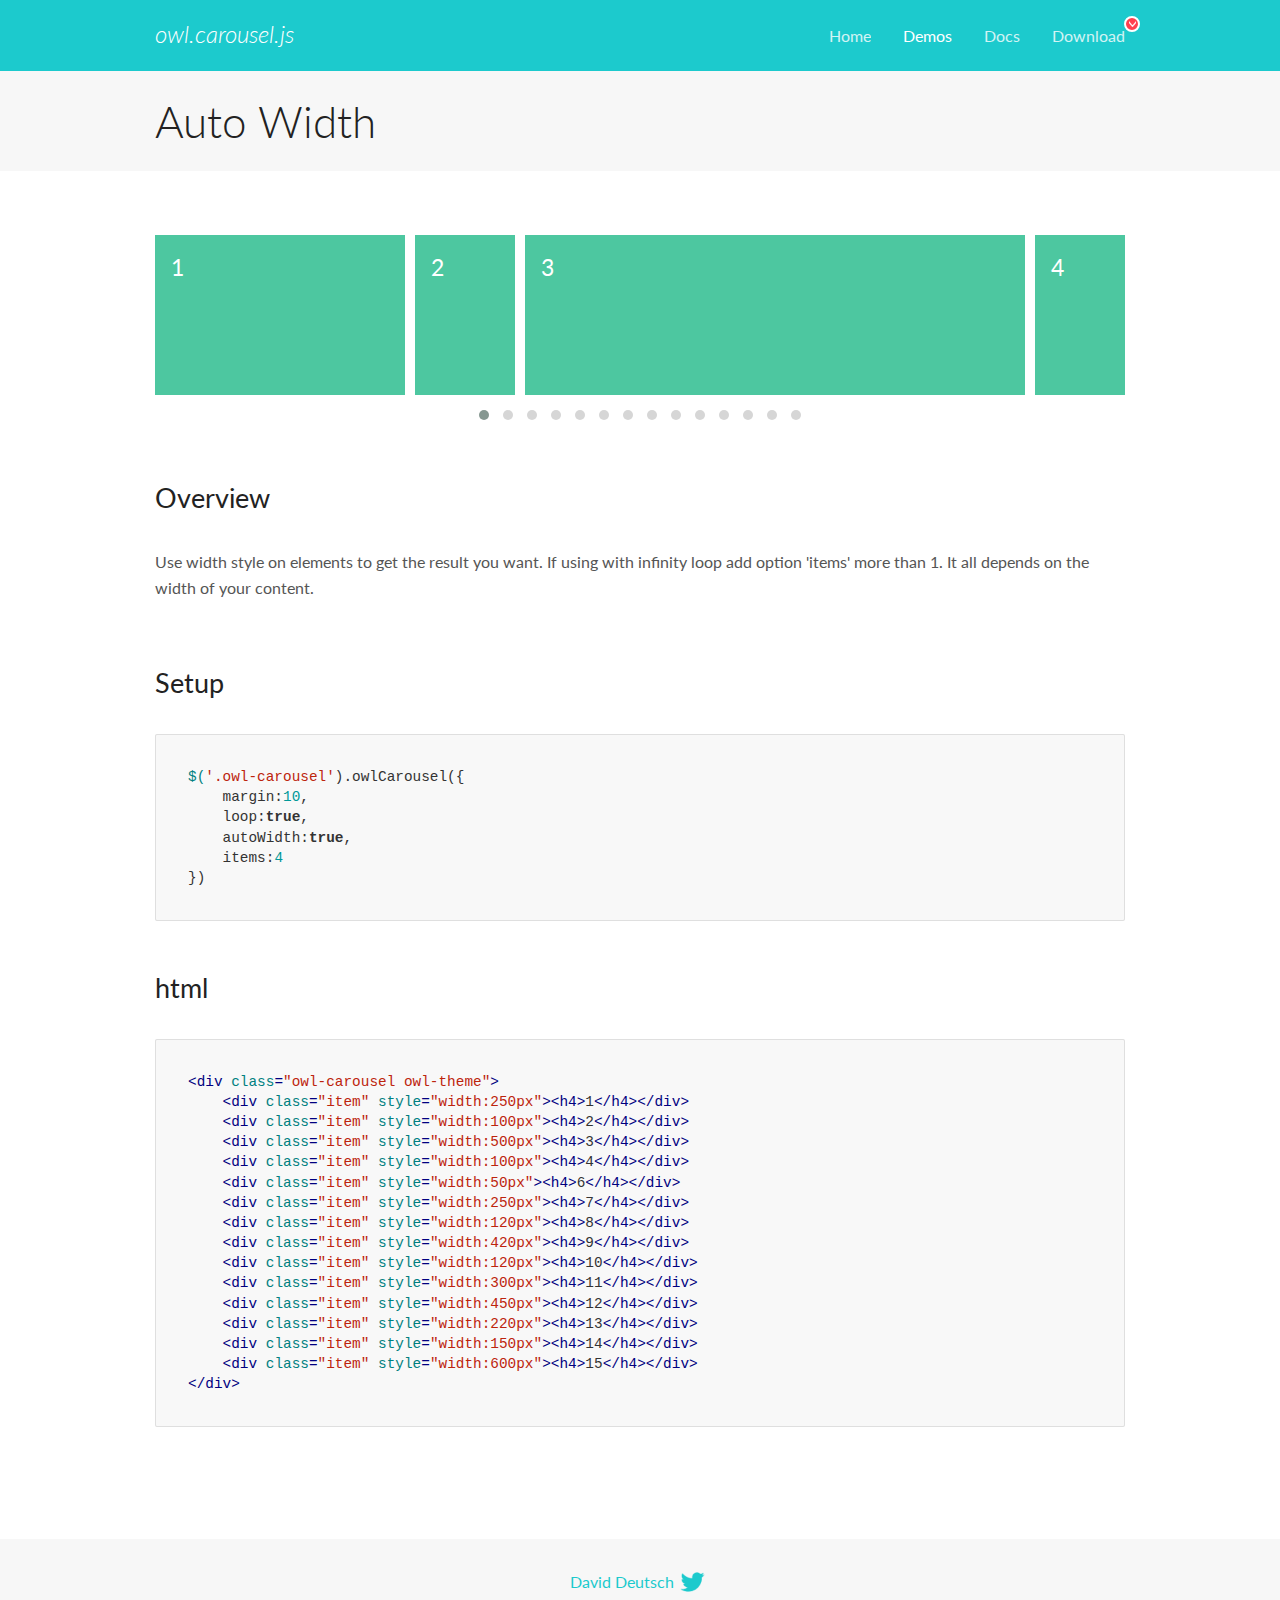
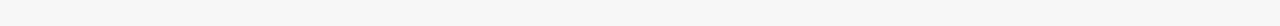
<file: assets/OwlCarousel/docs/demos/autowidth.html>
<!DOCTYPE html>
<html lang="en">
  <head>

    <!-- head -->
    <meta charset="utf-8">
    <meta name="msapplication-tap-highlight" content="no" />
    <meta name="viewport" content="width=device-width, initial-scale=1.0" />
    <meta name="description" content="Auto Width">
    <meta name="author" content="David Deutsch">
    <title>
      Auto Width Demo | Owl Carousel | 2.2.1
    </title>

    <!-- Stylesheets -->
    <link href='https://fonts.googleapis.com/css?family=Lato:300,400,700,400italic,300italic' rel='stylesheet' type='text/css'>
    <link rel="stylesheet" href="../assets/css/docs.theme.min.css">

    <!-- Owl Stylesheets -->
    <link rel="stylesheet" href="../assets/owlcarousel/assets/owl.carousel.min.css">
    <link rel="stylesheet" href="../assets/owlcarousel/assets/owl.theme.default.min.css">

    <!-- HTML5 shim and Respond.js IE8 support of HTML5 elements and media queries -->

    <!--[if lt IE 9]>
      <script src="https://oss.maxcdn.com/libs/html5shiv/3.7.0/html5shiv.js"></script>
      <script src="https://oss.maxcdn.com/libs/respond.js/1.3.0/respond.min.js"></script>
    <![endif]-->

    <!-- Favicons -->
    <link rel="apple-touch-icon-precomposed" sizes="144x144" href="../assets/ico/apple-touch-icon-144-precomposed.png">
    <link rel="shortcut icon" href="../assets/ico/favicon.png">
    <link rel="shortcut icon" href="favicon.ico">

    <!-- Yeah i know js should not be in header. Its required for demos.-->

    <!-- javascript -->
    <script src="../assets/vendors/jquery.min.js"></script>
    <script src="../assets/owlcarousel/owl.carousel.js"></script>
  </head>
  <body>

    <!-- header -->
    <header class="header">
      <div class="row">
        <div class="large-12 columns">
          <div class="brand left">
            <h3>
              <a href="/OwlCarousel2/">owl.carousel.js</a> 
            </h3>
          </div>
          <a id="toggle-nav" class="right">
            <span></span> <span></span> <span></span> 
          </a> 
          <div class="nav-bar">
            <ul class="clearfix">
              <li> <a href="/OwlCarousel2/index.html">Home</a>  </li>
              <li class="active">
                <a href="/OwlCarousel2/demos/demos.html">Demos</a> 
              </li>
              <li> <a href="/OwlCarousel2/docs/started-welcome.html">Docs</a>  </li>
              <li>
                <a href="https://github.com/OwlCarousel2/OwlCarousel2/archive/2.2.1.zip">Download</a> 
                <span class="download"></span> 
              </li>
            </ul>
          </div>
        </div>
      </div>
    </header>

    <!-- title -->
    <section class="title">
      <div class="row">
        <div class="large-12 columns">
          <h1>Auto Width</h1>
        </div>
      </div>
    </section>

    <!--  Demos -->
    <section id="demos">
      <div class="row">
        <div class="large-12 columns">
          <div class="owl-carousel owl-theme">
            <div class="item" style="width:250px">
              <h4>1</h4>
            </div>
            <div class="item" style="width:100px">
              <h4>2</h4>
            </div>
            <div class="item" style="width:500px">
              <h4>3</h4>
            </div>
            <div class="item" style="width:100px">
              <h4>4</h4>
            </div>
            <div class="item" style="width:50px">
              <h4>6</h4>
            </div>
            <div class="item" style="width:250px">
              <h4>7</h4>
            </div>
            <div class="item" style="width:120px">
              <h4>8</h4>
            </div>
            <div class="item" style="width:420px">
              <h4>9</h4>
            </div>
            <div class="item" style="width:120px">
              <h4>10</h4>
            </div>
            <div class="item" style="width:300px">
              <h4>11</h4>
            </div>
            <div class="item" style="width:450px">
              <h4>12</h4>
            </div>
            <div class="item" style="width:220px">
              <h4>13</h4>
            </div>
            <div class="item" style="width:150px">
              <h4>14</h4>
            </div>
            <div class="item" style="width:600px">
              <h4>15</h4>
            </div>
          </div>
          <h3 id="overview">Overview</h3>
          <p>Use width style on elements to get the result you want. If using with infinity loop add option &#39;items&#39; more than 1. It all depends on the width of your content.</p>
          <h3 id="setup">Setup</h3>
          <pre><code>$(&#39;.owl-carousel&#39;).owlCarousel({
    margin:10,
    loop:true,
    autoWidth:true,
    items:4
})</code></pre>
          <h3 id="html">html</h3>
          <pre><code>&lt;div class=&quot;owl-carousel owl-theme&quot;&gt;
    &lt;div class=&quot;item&quot; style=&quot;width:250px&quot;&gt;&lt;h4&gt;1&lt;/h4&gt;&lt;/div&gt;
    &lt;div class=&quot;item&quot; style=&quot;width:100px&quot;&gt;&lt;h4&gt;2&lt;/h4&gt;&lt;/div&gt;
    &lt;div class=&quot;item&quot; style=&quot;width:500px&quot;&gt;&lt;h4&gt;3&lt;/h4&gt;&lt;/div&gt;
    &lt;div class=&quot;item&quot; style=&quot;width:100px&quot;&gt;&lt;h4&gt;4&lt;/h4&gt;&lt;/div&gt;
    &lt;div class=&quot;item&quot; style=&quot;width:50px&quot;&gt;&lt;h4&gt;6&lt;/h4&gt;&lt;/div&gt;
    &lt;div class=&quot;item&quot; style=&quot;width:250px&quot;&gt;&lt;h4&gt;7&lt;/h4&gt;&lt;/div&gt;
    &lt;div class=&quot;item&quot; style=&quot;width:120px&quot;&gt;&lt;h4&gt;8&lt;/h4&gt;&lt;/div&gt;
    &lt;div class=&quot;item&quot; style=&quot;width:420px&quot;&gt;&lt;h4&gt;9&lt;/h4&gt;&lt;/div&gt;
    &lt;div class=&quot;item&quot; style=&quot;width:120px&quot;&gt;&lt;h4&gt;10&lt;/h4&gt;&lt;/div&gt;
    &lt;div class=&quot;item&quot; style=&quot;width:300px&quot;&gt;&lt;h4&gt;11&lt;/h4&gt;&lt;/div&gt;
    &lt;div class=&quot;item&quot; style=&quot;width:450px&quot;&gt;&lt;h4&gt;12&lt;/h4&gt;&lt;/div&gt;
    &lt;div class=&quot;item&quot; style=&quot;width:220px&quot;&gt;&lt;h4&gt;13&lt;/h4&gt;&lt;/div&gt;
    &lt;div class=&quot;item&quot; style=&quot;width:150px&quot;&gt;&lt;h4&gt;14&lt;/h4&gt;&lt;/div&gt;
    &lt;div class=&quot;item&quot; style=&quot;width:600px&quot;&gt;&lt;h4&gt;15&lt;/h4&gt;&lt;/div&gt;
&lt;/div&gt;</code></pre>
          <script>
            $(document).ready(function() {
              $('.owl-carousel').owlCarousel({
                margin: 10,
                loop: true,
                autoWidth: true,
                items: 4
              })
            })
          </script>
        </div>
      </div>
    </section>

    <!-- footer -->
    <footer class="footer">
      <div class="row">
        <div class="large-12 columns">
          <h5>
            <a href="/OwlCarousel2/docs/support-contact.html">David Deutsch</a> 
            <a id="custom-tweet-button" href="https://twitter.com/share?url=https://github.com/OwlCarousel2/OwlCarousel2&text=Owl Carousel - This is so awesome! " target="_blank"></a> 
          </h5>
        </div>
      </div>
    </footer>

    <!-- vendors -->
    <script src="../assets/vendors/highlight.js"></script>
    <script src="../assets/js/app.js"></script>
  </body>
</html>
</file>
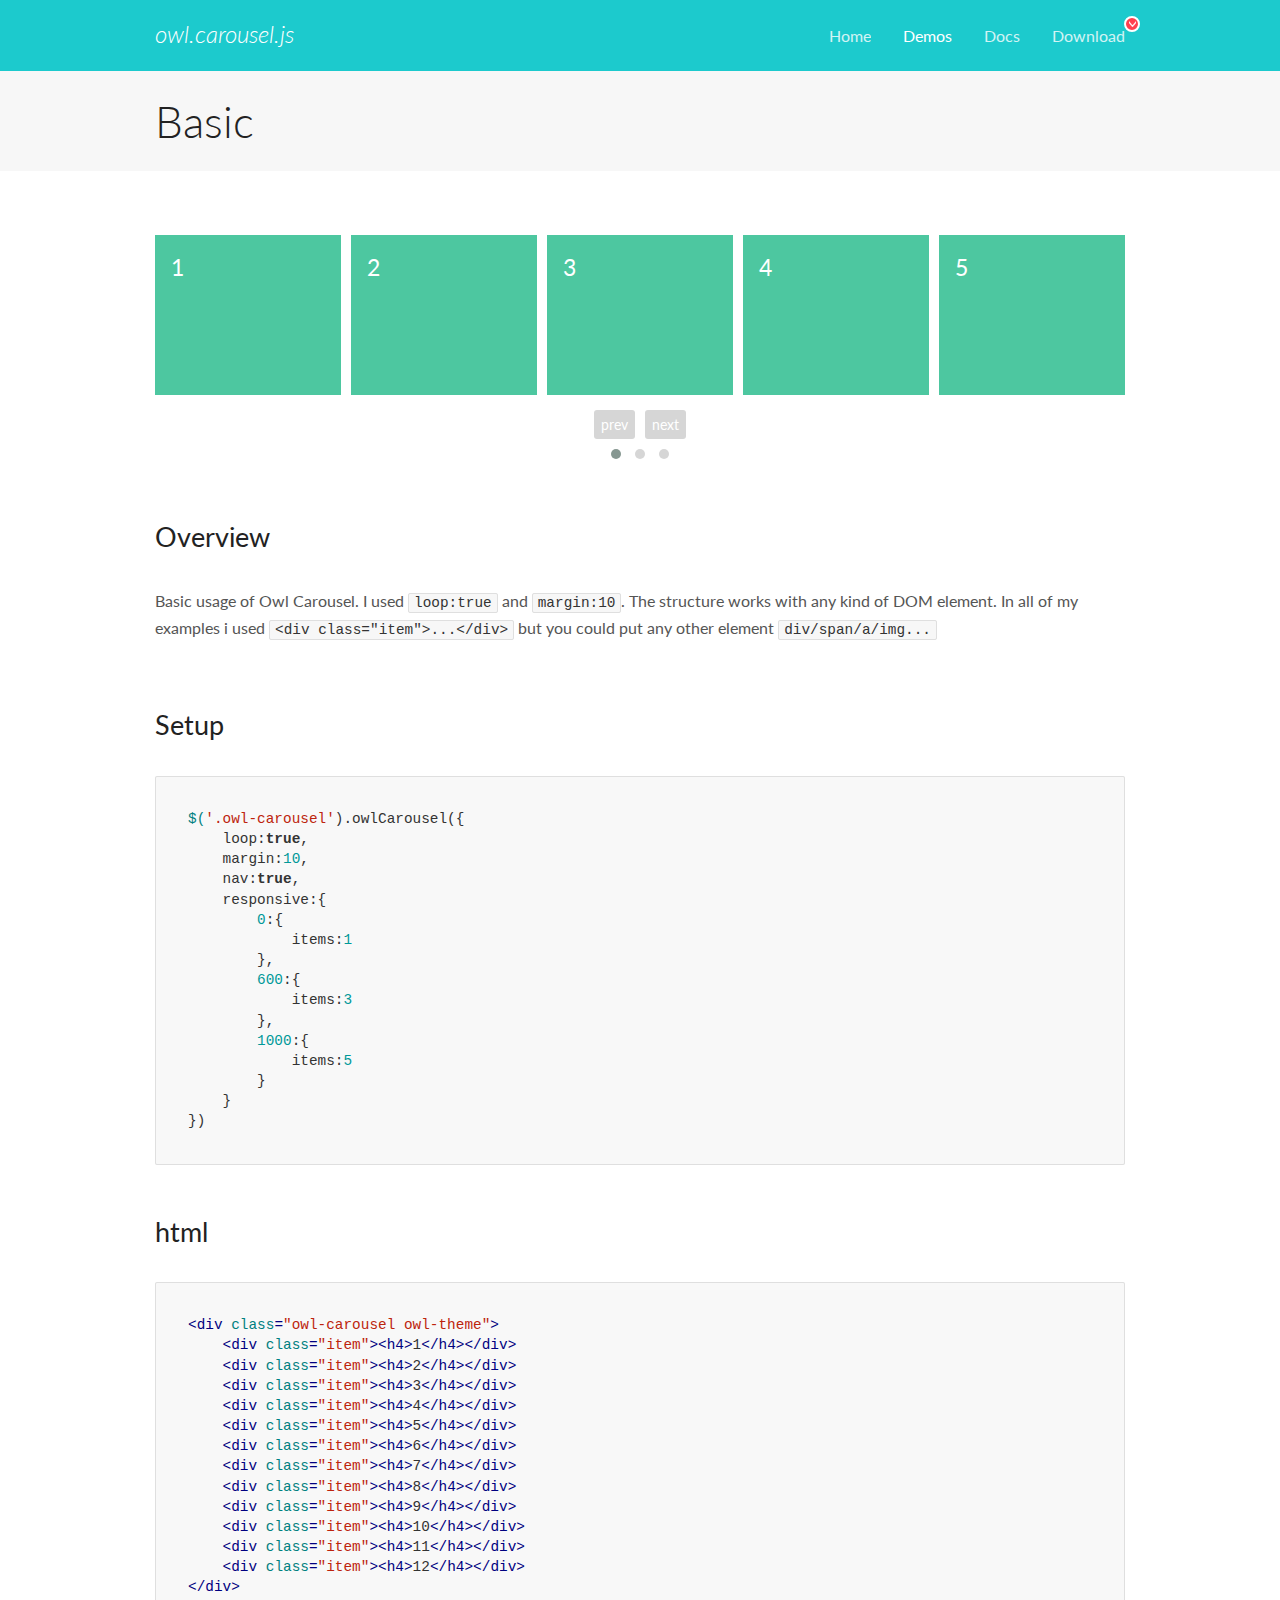
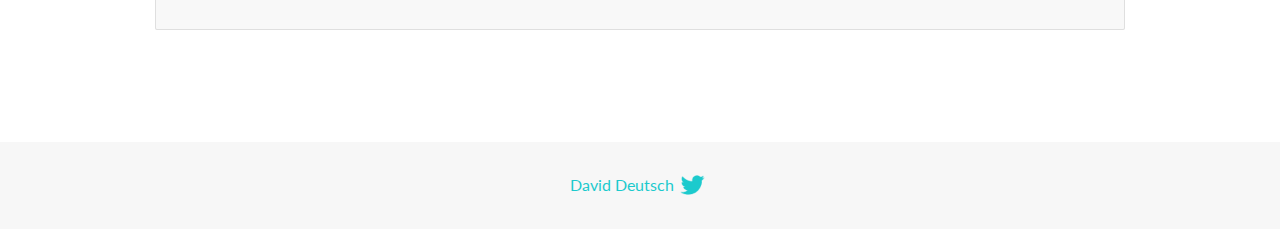
<file: assets/OwlCarousel/docs/demos/basic.html>
<!DOCTYPE html>
<html lang="en">
  <head>

    <!-- head -->
    <meta charset="utf-8">
    <meta name="msapplication-tap-highlight" content="no" />
    <meta name="viewport" content="width=device-width, initial-scale=1.0" />
    <meta name="description" content="Basic usage demo">
    <meta name="author" content="David Deutsch">
    <title>
      Basic Demo | Owl Carousel | 2.2.1
    </title>

    <!-- Stylesheets -->
    <link href='https://fonts.googleapis.com/css?family=Lato:300,400,700,400italic,300italic' rel='stylesheet' type='text/css'>
    <link rel="stylesheet" href="../assets/css/docs.theme.min.css">

    <!-- Owl Stylesheets -->
    <link rel="stylesheet" href="../assets/owlcarousel/assets/owl.carousel.min.css">
    <link rel="stylesheet" href="../assets/owlcarousel/assets/owl.theme.default.min.css">

    <!-- HTML5 shim and Respond.js IE8 support of HTML5 elements and media queries -->

    <!--[if lt IE 9]>
      <script src="https://oss.maxcdn.com/libs/html5shiv/3.7.0/html5shiv.js"></script>
      <script src="https://oss.maxcdn.com/libs/respond.js/1.3.0/respond.min.js"></script>
    <![endif]-->

    <!-- Favicons -->
    <link rel="apple-touch-icon-precomposed" sizes="144x144" href="../assets/ico/apple-touch-icon-144-precomposed.png">
    <link rel="shortcut icon" href="../assets/ico/favicon.png">
    <link rel="shortcut icon" href="favicon.ico">

    <!-- Yeah i know js should not be in header. Its required for demos.-->

    <!-- javascript -->
    <script src="../assets/vendors/jquery.min.js"></script>
    <script src="../assets/owlcarousel/owl.carousel.js"></script>
  </head>
  <body>

    <!-- header -->
    <header class="header">
      <div class="row">
        <div class="large-12 columns">
          <div class="brand left">
            <h3>
              <a href="/OwlCarousel2/">owl.carousel.js</a> 
            </h3>
          </div>
          <a id="toggle-nav" class="right">
            <span></span> <span></span> <span></span> 
          </a> 
          <div class="nav-bar">
            <ul class="clearfix">
              <li> <a href="/OwlCarousel2/index.html">Home</a>  </li>
              <li class="active">
                <a href="/OwlCarousel2/demos/demos.html">Demos</a> 
              </li>
              <li> <a href="/OwlCarousel2/docs/started-welcome.html">Docs</a>  </li>
              <li>
                <a href="https://github.com/OwlCarousel2/OwlCarousel2/archive/2.2.1.zip">Download</a> 
                <span class="download"></span> 
              </li>
            </ul>
          </div>
        </div>
      </div>
    </header>

    <!-- title -->
    <section class="title">
      <div class="row">
        <div class="large-12 columns">
          <h1>Basic</h1>
        </div>
      </div>
    </section>

    <!--  Demos -->
    <section id="demos">
      <div class="row">
        <div class="large-12 columns">
          <div class="owl-carousel owl-theme">
            <div class="item">
              <h4>1</h4>
            </div>
            <div class="item">
              <h4>2</h4>
            </div>
            <div class="item">
              <h4>3</h4>
            </div>
            <div class="item">
              <h4>4</h4>
            </div>
            <div class="item">
              <h4>5</h4>
            </div>
            <div class="item">
              <h4>6</h4>
            </div>
            <div class="item">
              <h4>7</h4>
            </div>
            <div class="item">
              <h4>8</h4>
            </div>
            <div class="item">
              <h4>9</h4>
            </div>
            <div class="item">
              <h4>10</h4>
            </div>
            <div class="item">
              <h4>11</h4>
            </div>
            <div class="item">
              <h4>12</h4>
            </div>
          </div>
          <h3 id="overview">Overview</h3>
          <p>Basic usage of Owl Carousel. I used <code>loop:true</code> and <code>margin:10</code>. The structure works with any kind of DOM element. In all of my examples i used <code>&lt;div class=&quot;item&quot;&gt;...&lt;/div&gt;</code> but you could
            put any other element <code>div/span/a/img...</code></p>
          <h3 id="setup">Setup</h3>
          <pre><code>$(&#39;.owl-carousel&#39;).owlCarousel({
    loop:true,
    margin:10,
    nav:true,
    responsive:{
        0:{
            items:1
        },
        600:{
            items:3
        },
        1000:{
            items:5
        }
    }
})</code></pre>
          <h3 id="html">html</h3>
          <pre><code>&lt;div class=&quot;owl-carousel owl-theme&quot;&gt;
    &lt;div class=&quot;item&quot;&gt;&lt;h4&gt;1&lt;/h4&gt;&lt;/div&gt;
    &lt;div class=&quot;item&quot;&gt;&lt;h4&gt;2&lt;/h4&gt;&lt;/div&gt;
    &lt;div class=&quot;item&quot;&gt;&lt;h4&gt;3&lt;/h4&gt;&lt;/div&gt;
    &lt;div class=&quot;item&quot;&gt;&lt;h4&gt;4&lt;/h4&gt;&lt;/div&gt;
    &lt;div class=&quot;item&quot;&gt;&lt;h4&gt;5&lt;/h4&gt;&lt;/div&gt;
    &lt;div class=&quot;item&quot;&gt;&lt;h4&gt;6&lt;/h4&gt;&lt;/div&gt;
    &lt;div class=&quot;item&quot;&gt;&lt;h4&gt;7&lt;/h4&gt;&lt;/div&gt;
    &lt;div class=&quot;item&quot;&gt;&lt;h4&gt;8&lt;/h4&gt;&lt;/div&gt;
    &lt;div class=&quot;item&quot;&gt;&lt;h4&gt;9&lt;/h4&gt;&lt;/div&gt;
    &lt;div class=&quot;item&quot;&gt;&lt;h4&gt;10&lt;/h4&gt;&lt;/div&gt;
    &lt;div class=&quot;item&quot;&gt;&lt;h4&gt;11&lt;/h4&gt;&lt;/div&gt;
    &lt;div class=&quot;item&quot;&gt;&lt;h4&gt;12&lt;/h4&gt;&lt;/div&gt;
&lt;/div&gt;</code></pre>
          <script>
            $(document).ready(function() {
              var owl = $('.owl-carousel');
              owl.owlCarousel({
                margin: 10,
                nav: true,
                loop: true,
                responsive: {
                  0: {
                    items: 1
                  },
                  600: {
                    items: 3
                  },
                  1000: {
                    items: 5
                  }
                }
              })
            })
          </script>
        </div>
      </div>
    </section>

    <!-- footer -->
    <footer class="footer">
      <div class="row">
        <div class="large-12 columns">
          <h5>
            <a href="/OwlCarousel2/docs/support-contact.html">David Deutsch</a> 
            <a id="custom-tweet-button" href="https://twitter.com/share?url=https://github.com/OwlCarousel2/OwlCarousel2&text=Owl Carousel - This is so awesome! " target="_blank"></a> 
          </h5>
        </div>
      </div>
    </footer>

    <!-- vendors -->
    <script src="../assets/vendors/highlight.js"></script>
    <script src="../assets/js/app.js"></script>
  </body>
</html>
</file>
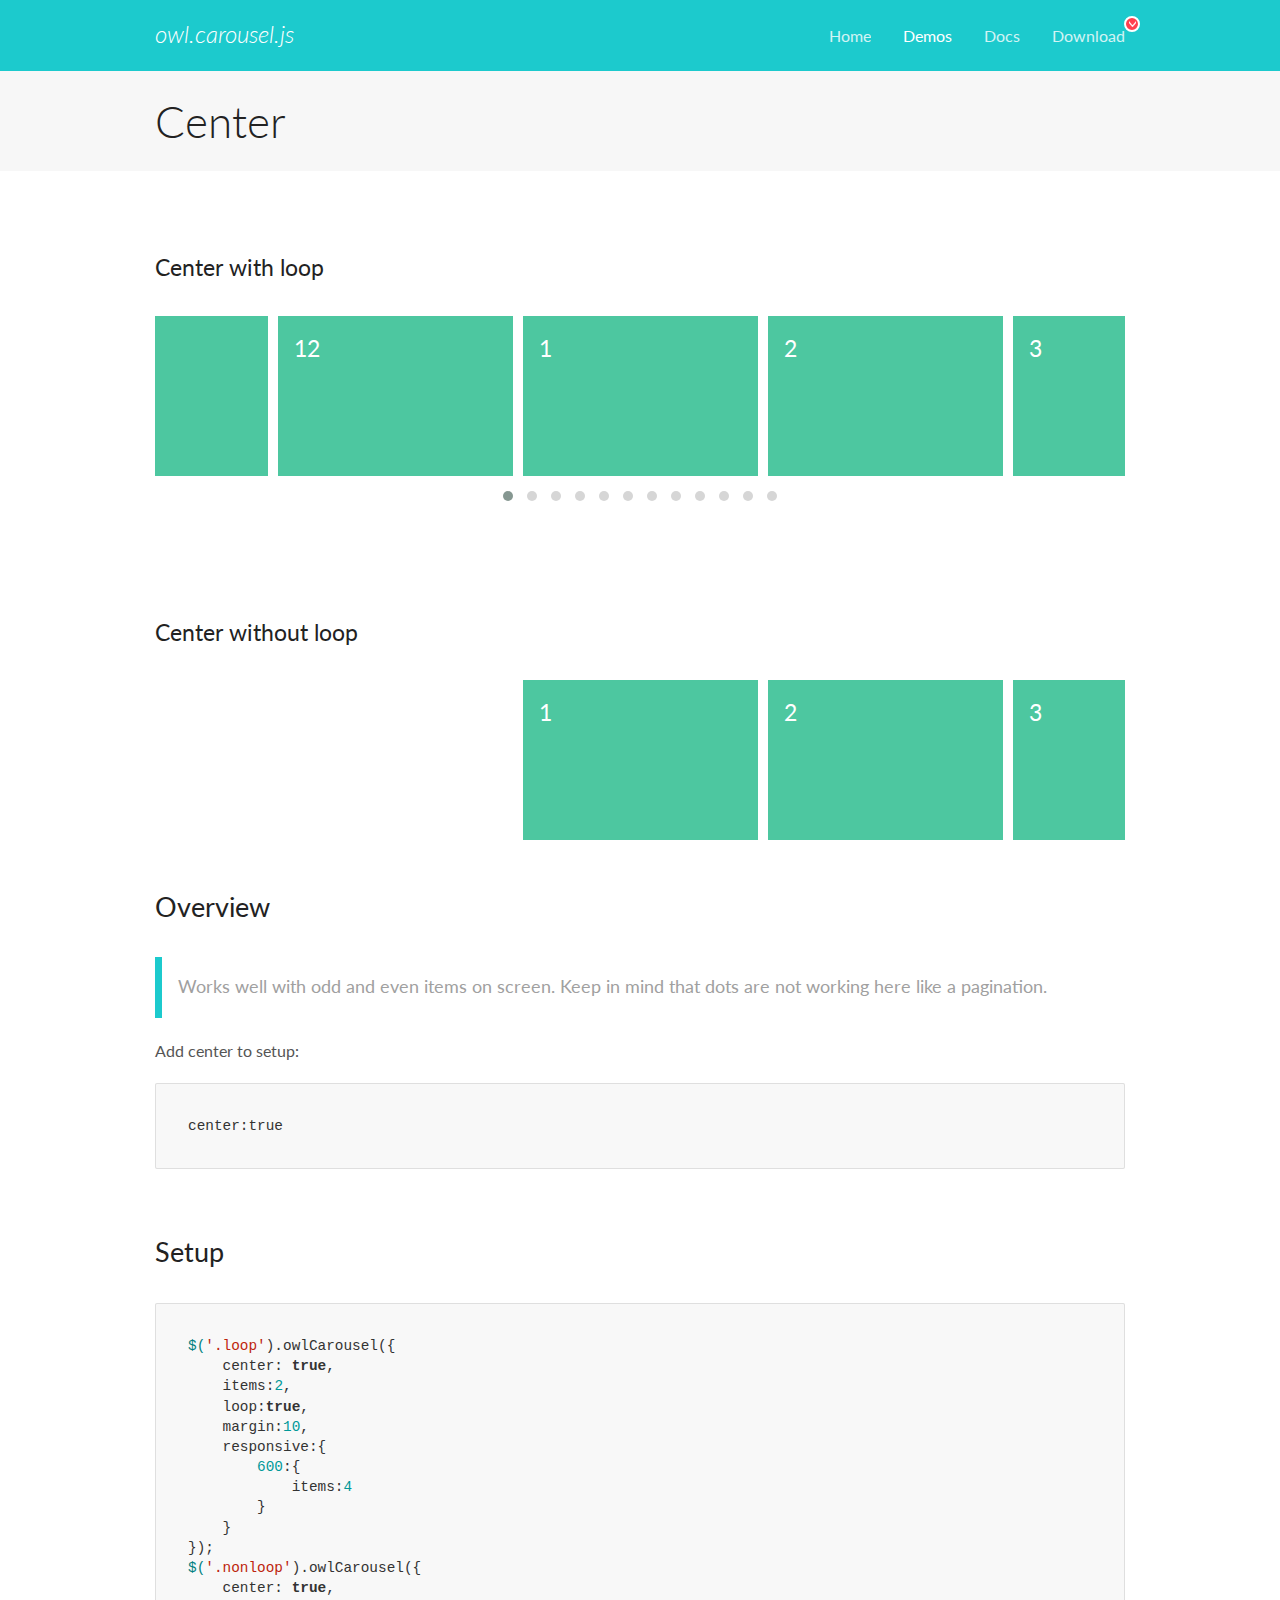
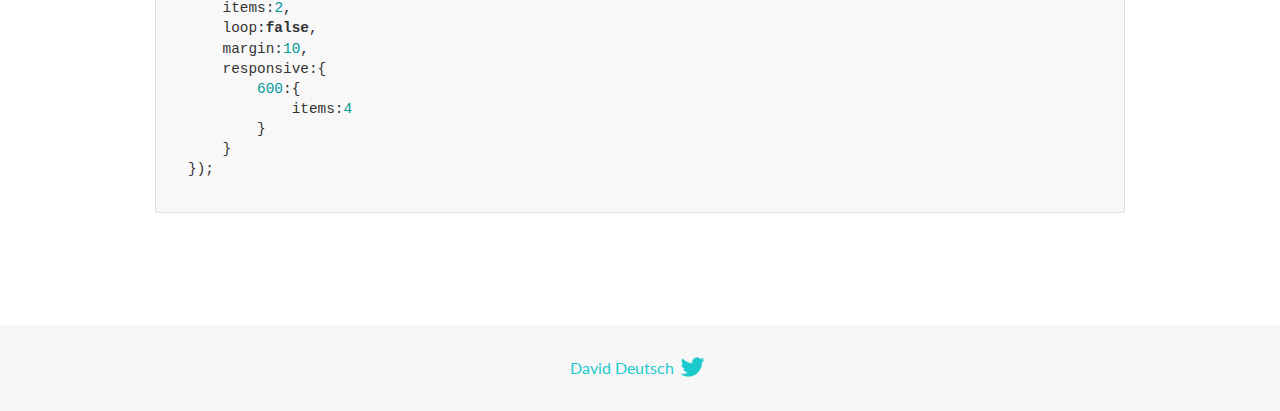
<file: assets/OwlCarousel/docs/demos/center.html>
<!DOCTYPE html>
<html lang="en">
  <head>

    <!-- head -->
    <meta charset="utf-8">
    <meta name="msapplication-tap-highlight" content="no" />
    <meta name="viewport" content="width=device-width, initial-scale=1.0" />
    <meta name="description" content="Center carousel">
    <meta name="author" content="David Deutsch">
    <title>
      Center Demo | Owl Carousel | 2.2.1
    </title>

    <!-- Stylesheets -->
    <link href='https://fonts.googleapis.com/css?family=Lato:300,400,700,400italic,300italic' rel='stylesheet' type='text/css'>
    <link rel="stylesheet" href="../assets/css/docs.theme.min.css">

    <!-- Owl Stylesheets -->
    <link rel="stylesheet" href="../assets/owlcarousel/assets/owl.carousel.min.css">
    <link rel="stylesheet" href="../assets/owlcarousel/assets/owl.theme.default.min.css">

    <!-- HTML5 shim and Respond.js IE8 support of HTML5 elements and media queries -->

    <!--[if lt IE 9]>
      <script src="https://oss.maxcdn.com/libs/html5shiv/3.7.0/html5shiv.js"></script>
      <script src="https://oss.maxcdn.com/libs/respond.js/1.3.0/respond.min.js"></script>
    <![endif]-->

    <!-- Favicons -->
    <link rel="apple-touch-icon-precomposed" sizes="144x144" href="../assets/ico/apple-touch-icon-144-precomposed.png">
    <link rel="shortcut icon" href="../assets/ico/favicon.png">
    <link rel="shortcut icon" href="favicon.ico">

    <!-- Yeah i know js should not be in header. Its required for demos.-->

    <!-- javascript -->
    <script src="../assets/vendors/jquery.min.js"></script>
    <script src="../assets/owlcarousel/owl.carousel.js"></script>
  </head>
  <body>

    <!-- header -->
    <header class="header">
      <div class="row">
        <div class="large-12 columns">
          <div class="brand left">
            <h3>
              <a href="/OwlCarousel2/">owl.carousel.js</a> 
            </h3>
          </div>
          <a id="toggle-nav" class="right">
            <span></span> <span></span> <span></span> 
          </a> 
          <div class="nav-bar">
            <ul class="clearfix">
              <li> <a href="/OwlCarousel2/index.html">Home</a>  </li>
              <li class="active">
                <a href="/OwlCarousel2/demos/demos.html">Demos</a> 
              </li>
              <li> <a href="/OwlCarousel2/docs/started-welcome.html">Docs</a>  </li>
              <li>
                <a href="https://github.com/OwlCarousel2/OwlCarousel2/archive/2.2.1.zip">Download</a> 
                <span class="download"></span> 
              </li>
            </ul>
          </div>
        </div>
      </div>
    </header>

    <!-- title -->
    <section class="title">
      <div class="row">
        <div class="large-12 columns">
          <h1>Center</h1>
        </div>
      </div>
    </section>

    <!--  Demos -->
    <section id="demos">
      <div class="row">
        <div class="large-12 columns">
          <h4 id="center-with-loop">Center with loop</h4>
          <div class="loop owl-carousel owl-theme">
            <div class="item">
              <h4>1</h4>
            </div>
            <div class="item">
              <h4>2</h4>
            </div>
            <div class="item">
              <h4>3</h4>
            </div>
            <div class="item">
              <h4>4</h4>
            </div>
            <div class="item">
              <h4>5</h4>
            </div>
            <div class="item">
              <h4>6</h4>
            </div>
            <div class="item">
              <h4>7</h4>
            </div>
            <div class="item">
              <h4>8</h4>
            </div>
            <div class="item">
              <h4>9</h4>
            </div>
            <div class="item">
              <h4>10</h4>
            </div>
            <div class="item">
              <h4>11</h4>
            </div>
            <div class="item">
              <h4>12</h4>
            </div>
          </div>
          <br>
          <h4 id="center-without-loop">Center without loop</h4>
          <div class="nonloop owl-carousel">
            <div class="item">
              <h4>1</h4>
            </div>
            <div class="item">
              <h4>2</h4>
            </div>
            <div class="item">
              <h4>3</h4>
            </div>
            <div class="item">
              <h4>4</h4>
            </div>
            <div class="item">
              <h4>5</h4>
            </div>
            <div class="item">
              <h4>6</h4>
            </div>
            <div class="item">
              <h4>7</h4>
            </div>
            <div class="item">
              <h4>8</h4>
            </div>
            <div class="item">
              <h4>9</h4>
            </div>
            <div class="item">
              <h4>10</h4>
            </div>
            <div class="item">
              <h4>11</h4>
            </div>
            <div class="item">
              <h4>12</h4>
            </div>
          </div>
          <h3 id="overview">Overview</h3>
          <blockquote>
            <p>Works well with odd and even items on screen. Keep in mind that dots are not working here like a pagination.</p>
          </blockquote>
          <p>Add center to setup:</p>
          <pre><code>center:true</code></pre>
          <h3 id="setup">Setup</h3>
          <pre><code>$(&#39;.loop&#39;).owlCarousel({
    center: true,
    items:2,
    loop:true,
    margin:10,
    responsive:{
        600:{
            items:4
        }
    }
});
$(&#39;.nonloop&#39;).owlCarousel({
    center: true,
    items:2,
    loop:false,
    margin:10,
    responsive:{
        600:{
            items:4
        }
    }
});</code></pre>
          <script>
            jQuery(document).ready(function($) {
              $('.loop').owlCarousel({
                center: true,
                items: 2,
                loop: true,
                margin: 10,
                responsive: {
                  600: {
                    items: 4
                  }
                }
              });
              $('.nonloop').owlCarousel({
                center: true,
                items: 2,
                loop: false,
                margin: 10,
                responsive: {
                  600: {
                    items: 4
                  }
                }
              });
            });
          </script>
        </div>
      </div>
    </section>

    <!-- footer -->
    <footer class="footer">
      <div class="row">
        <div class="large-12 columns">
          <h5>
            <a href="/OwlCarousel2/docs/support-contact.html">David Deutsch</a> 
            <a id="custom-tweet-button" href="https://twitter.com/share?url=https://github.com/OwlCarousel2/OwlCarousel2&text=Owl Carousel - This is so awesome! " target="_blank"></a> 
          </h5>
        </div>
      </div>
    </footer>

    <!-- vendors -->
    <script src="../assets/vendors/highlight.js"></script>
    <script src="../assets/js/app.js"></script>
  </body>
</html>
</file>
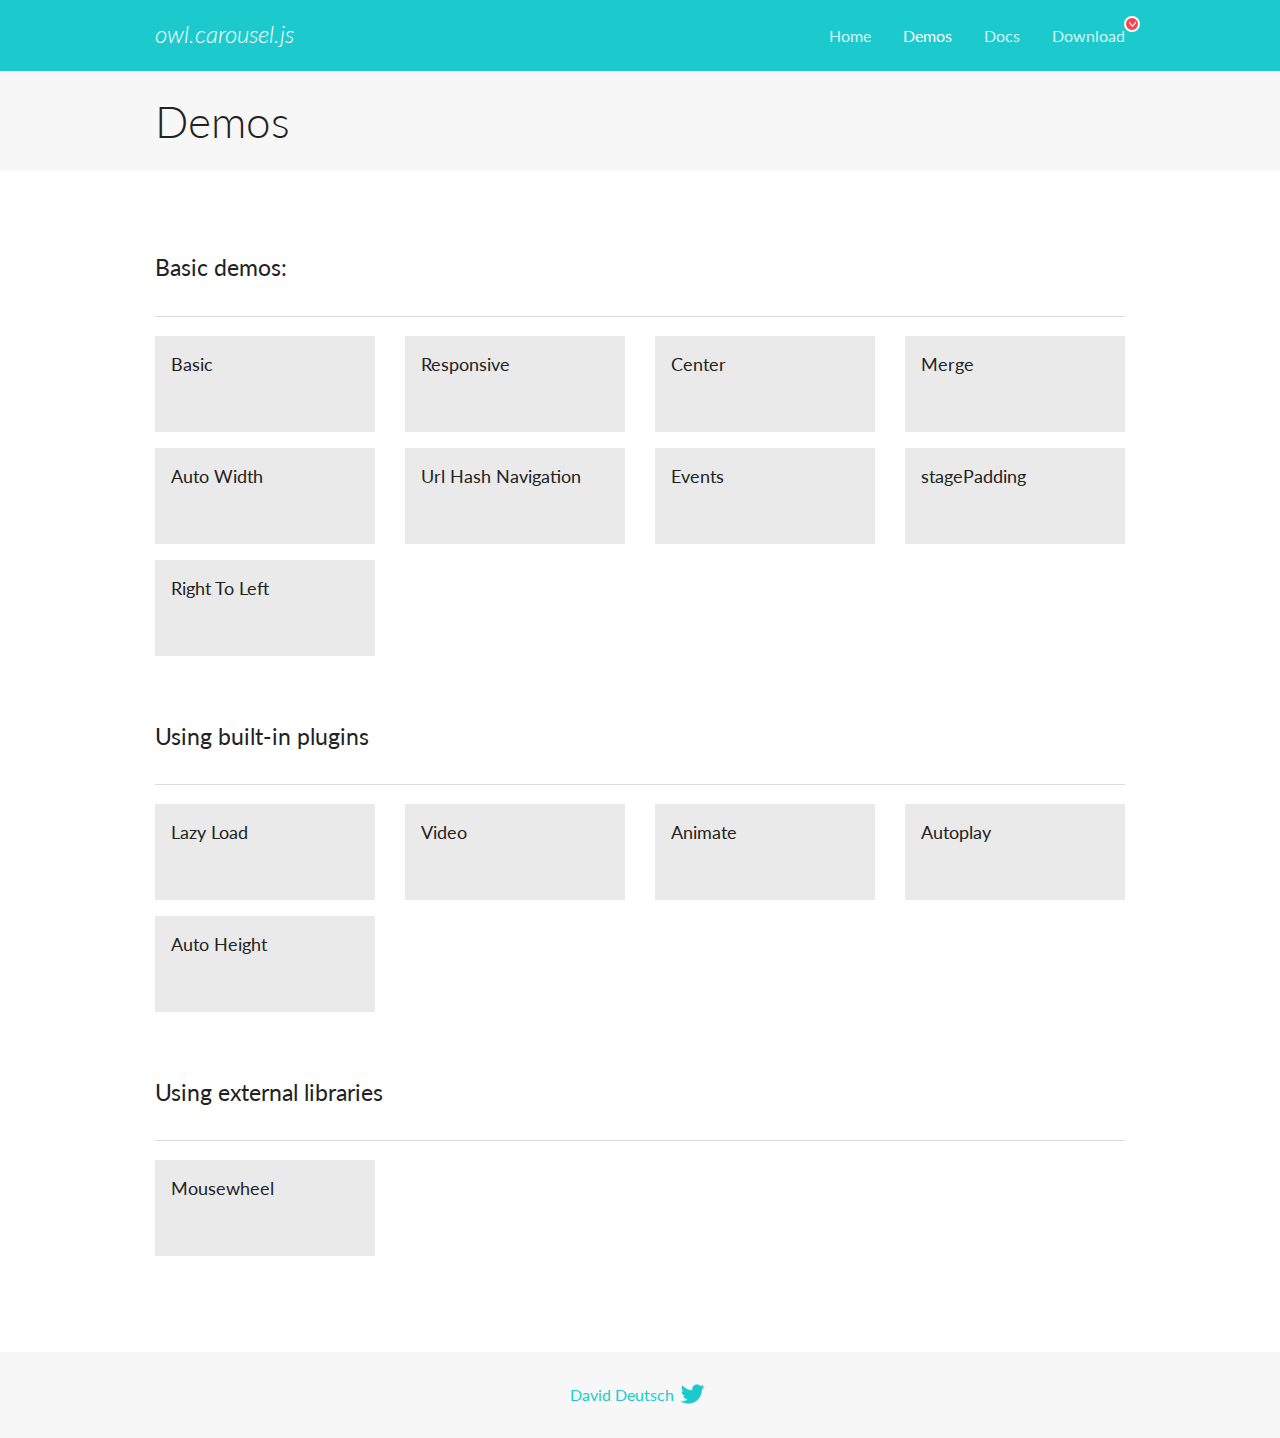
<file: assets/OwlCarousel/docs/demos/demos.html>
<!DOCTYPE html>
<html lang="en">
  <head>

    <!-- head -->
    <meta charset="utf-8">
    <meta name="msapplication-tap-highlight" content="no" />
    <meta name="viewport" content="width=device-width, initial-scale=1.0" />
    <meta name="description" content="A list of Owl Carousel examples.">
    <meta name="author" content="David Deutsch">
    <title>
      Demos | Owl Carousel | 2.2.1
    </title>

    <!-- Stylesheets -->
    <link href='https://fonts.googleapis.com/css?family=Lato:300,400,700,400italic,300italic' rel='stylesheet' type='text/css'>
    <link rel="stylesheet" href="../assets/css/docs.theme.min.css">

    <!-- Owl Stylesheets -->
    <link rel="stylesheet" href="../assets/owlcarousel/assets/owl.carousel.min.css">
    <link rel="stylesheet" href="../assets/owlcarousel/assets/owl.theme.default.min.css">

    <!-- HTML5 shim and Respond.js IE8 support of HTML5 elements and media queries -->

    <!--[if lt IE 9]>
      <script src="https://oss.maxcdn.com/libs/html5shiv/3.7.0/html5shiv.js"></script>
      <script src="https://oss.maxcdn.com/libs/respond.js/1.3.0/respond.min.js"></script>
    <![endif]-->

    <!-- Favicons -->
    <link rel="apple-touch-icon-precomposed" sizes="144x144" href="../assets/ico/apple-touch-icon-144-precomposed.png">
    <link rel="shortcut icon" href="../assets/ico/favicon.png">
    <link rel="shortcut icon" href="favicon.ico">

    <!-- Yeah i know js should not be in header. Its required for demos.-->

    <!-- javascript -->
    <script src="../assets/vendors/jquery.min.js"></script>
    <script src="../assets/owlcarousel/owl.carousel.js"></script>
  </head>
  <body>

    <!-- header -->
    <header class="header">
      <div class="row">
        <div class="large-12 columns">
          <div class="brand left">
            <h3>
              <a href="/OwlCarousel2/">owl.carousel.js</a> 
            </h3>
          </div>
          <a id="toggle-nav" class="right">
            <span></span> <span></span> <span></span> 
          </a> 
          <div class="nav-bar">
            <ul class="clearfix">
              <li> <a href="/OwlCarousel2/index.html">Home</a>  </li>
              <li class="active">
                <a href="/OwlCarousel2/demos/demos.html">Demos</a> 
              </li>
              <li> <a href="/OwlCarousel2/docs/started-welcome.html">Docs</a>  </li>
              <li>
                <a href="https://github.com/OwlCarousel2/OwlCarousel2/archive/2.2.1.zip">Download</a> 
                <span class="download"></span> 
              </li>
            </ul>
          </div>
        </div>
      </div>
    </header>

    <!-- title -->
    <section class="title">
      <div class="row">
        <div class="large-12 columns">
          <h1>Demos</h1>
        </div>
      </div>
    </section>

    <!--  Demos -->
    <section id="demos">
      <div class="row">
        <div class="large-12 columns">
          <h4 id="basic-demos-">Basic demos:</h4>
          <hr>
          <div class="demo-list">
            <div class="row">
              <div class="small-6 medium-4 large-3 columns">
                <a href="basic.html" class="demo-block">
                  <h5>Basic </h5>
                </a> 
              </div>
              <div class="small-6 medium-4 large-3 columns">
                <a href="responsive.html" class="demo-block">
                  <h5>Responsive </h5>
                </a> 
              </div>
              <div class="small-6 medium-4 large-3 columns">
                <a href="center.html" class="demo-block">
                  <h5>Center </h5>
                </a> 
              </div>
              <div class="small-6 medium-4 large-3 columns">
                <a href="merge.html" class="demo-block">
                  <h5>Merge </h5>
                </a> 
              </div>
              <div class="small-6 medium-4 large-3 columns">
                <a href="autowidth.html" class="demo-block">
                  <h5>Auto Width </h5>
                </a> 
              </div>
              <div class="small-6 medium-4 large-3 columns">
                <a href="urlhashnav.html" class="demo-block">
                  <h5>Url Hash Navigation </h5>
                </a> 
              </div>
              <div class="small-6 medium-4 large-3 columns">
                <a href="events.html" class="demo-block">
                  <h5>Events </h5>
                </a> 
              </div>
              <div class="small-6 medium-4 large-3 columns">
                <a href="stagepadding.html" class="demo-block">
                  <h5>stagePadding </h5>
                </a> 
              </div>
              <div class="small-6 medium-4 large-3 columns">
                <a href="rtl.html" class="demo-block">
                  <h5>Right To Left </h5>
                </a> 
              </div>
            </div>
          </div>
          <h4 id="using-built-in-plugins">Using built-in plugins</h4>
          <hr>
          <div class="demo-list">
            <div class="row">
              <div class="small-6 medium-4 large-3 columns">
                <a href="lazyLoad.html" class="demo-block">
                  <h5>Lazy Load </h5>
                </a> 
              </div>
              <div class="small-6 medium-4 large-3 columns">
                <a href="video.html" class="demo-block">
                  <h5>Video </h5>
                </a> 
              </div>
              <div class="small-6 medium-4 large-3 columns">
                <a href="animate.html" class="demo-block">
                  <h5>Animate </h5>
                </a> 
              </div>
              <div class="small-6 medium-4 large-3 columns">
                <a href="autoplay.html" class="demo-block">
                  <h5>Autoplay </h5>
                </a> 
              </div>
              <div class="small-6 medium-4 large-3 columns">
                <a href="autoheight.html" class="demo-block">
                  <h5>Auto Height </h5>
                </a> 
              </div>
            </div>
          </div>
          <h4 id="using-external-libraries">Using external libraries</h4>
          <hr>
          <div class="demo-list">
            <div class="row">
              <div class="small-6 medium-4 large-3 columns">
                <a href="mousewheel.html" class="demo-block">
                  <h5>Mousewheel </h5>
                </a> 
              </div>
            </div>
          </div>
        </div>
      </div>
    </section>

    <!-- footer -->
    <footer class="footer">
      <div class="row">
        <div class="large-12 columns">
          <h5>
            <a href="/OwlCarousel2/docs/support-contact.html">David Deutsch</a> 
            <a id="custom-tweet-button" href="https://twitter.com/share?url=https://github.com/OwlCarousel2/OwlCarousel2&text=Owl Carousel - This is so awesome! " target="_blank"></a> 
          </h5>
        </div>
      </div>
    </footer>

    <!-- vendors -->
    <script src="../assets/vendors/highlight.js"></script>
    <script src="../assets/js/app.js"></script>
  </body>
</html>
</file>
